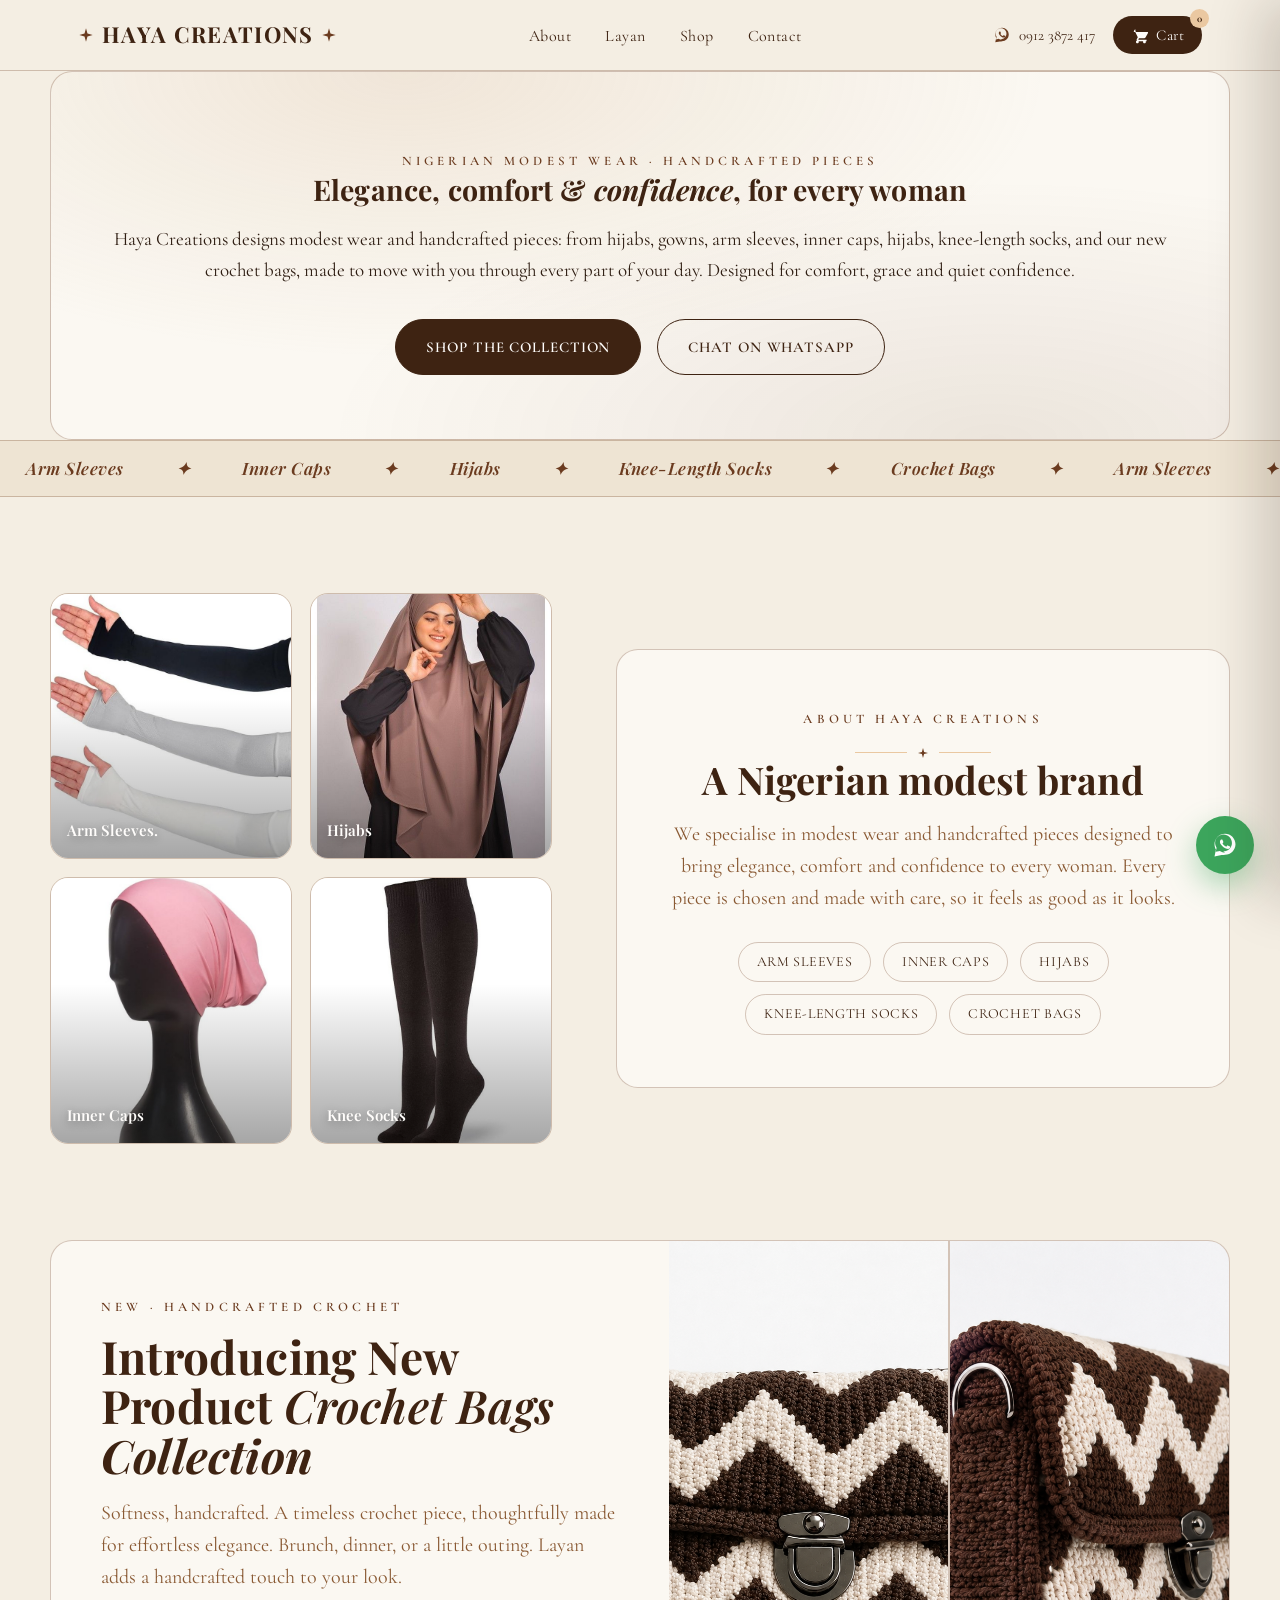
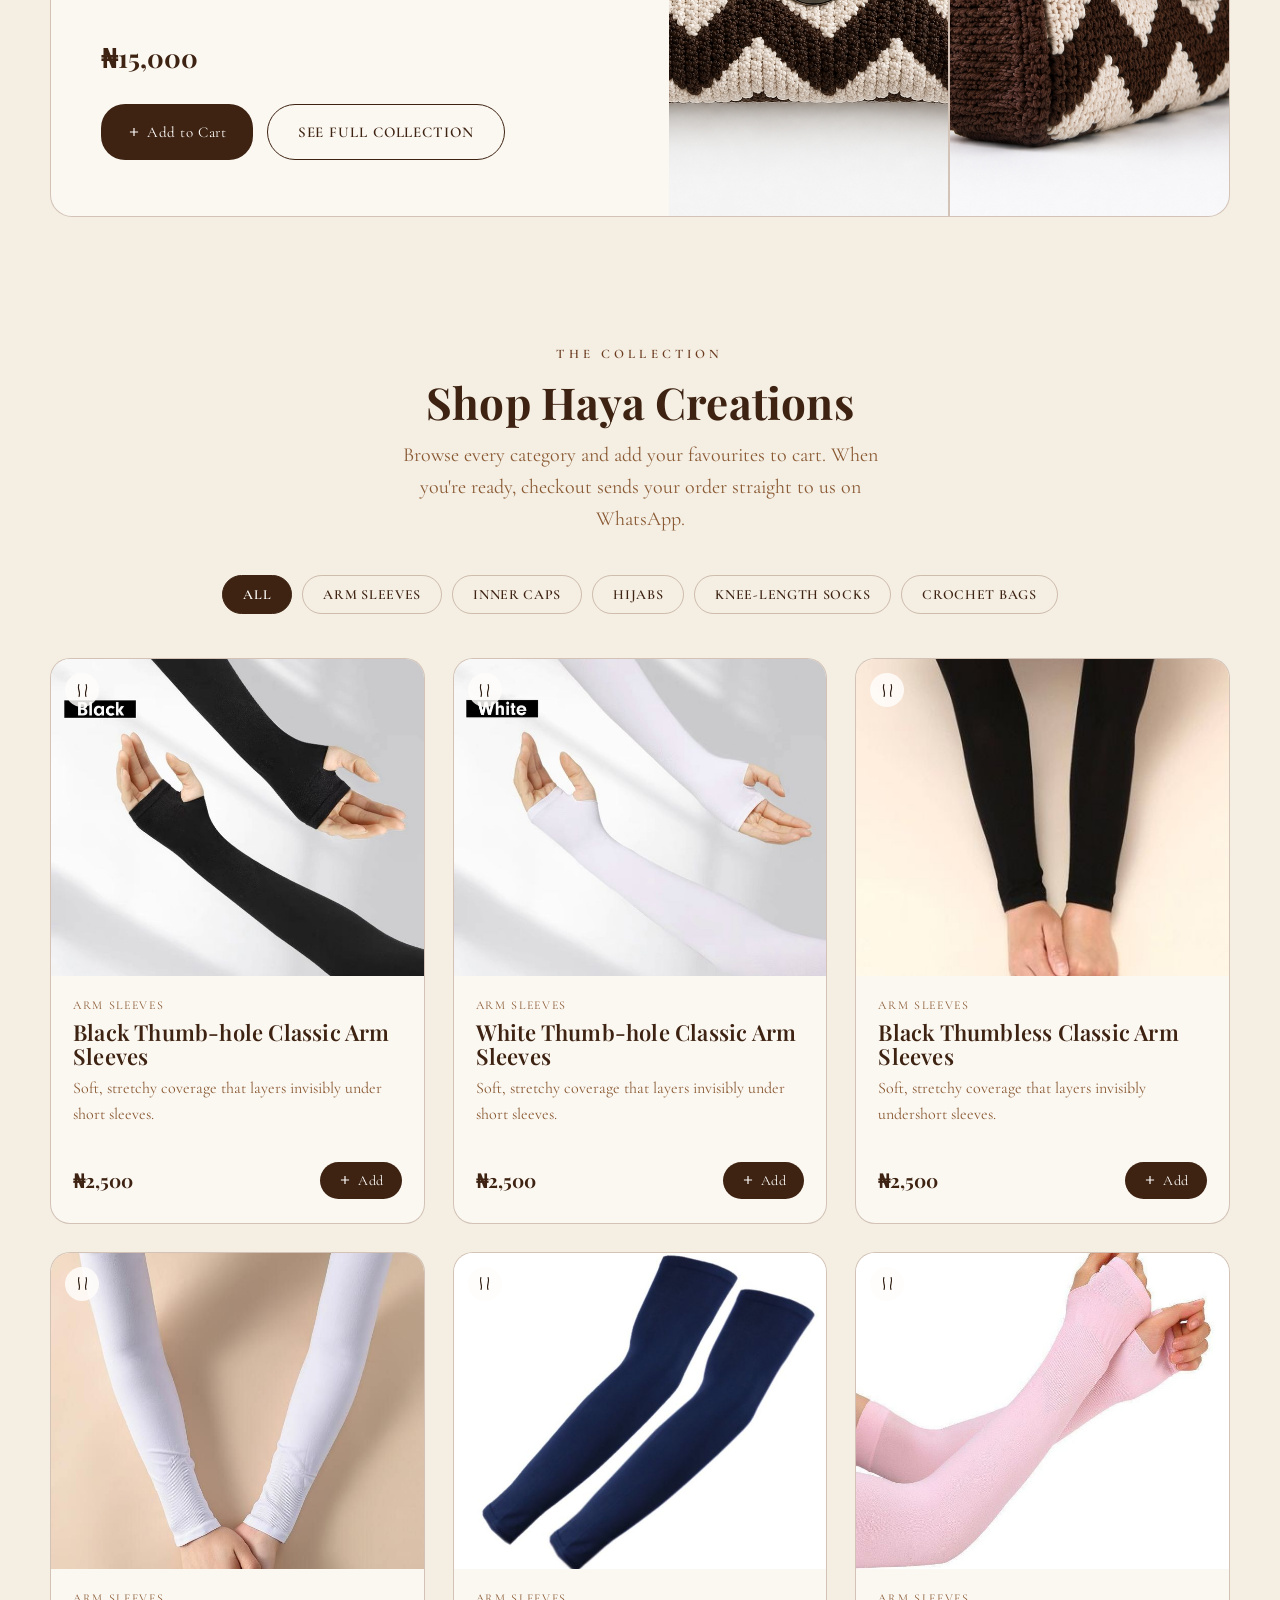
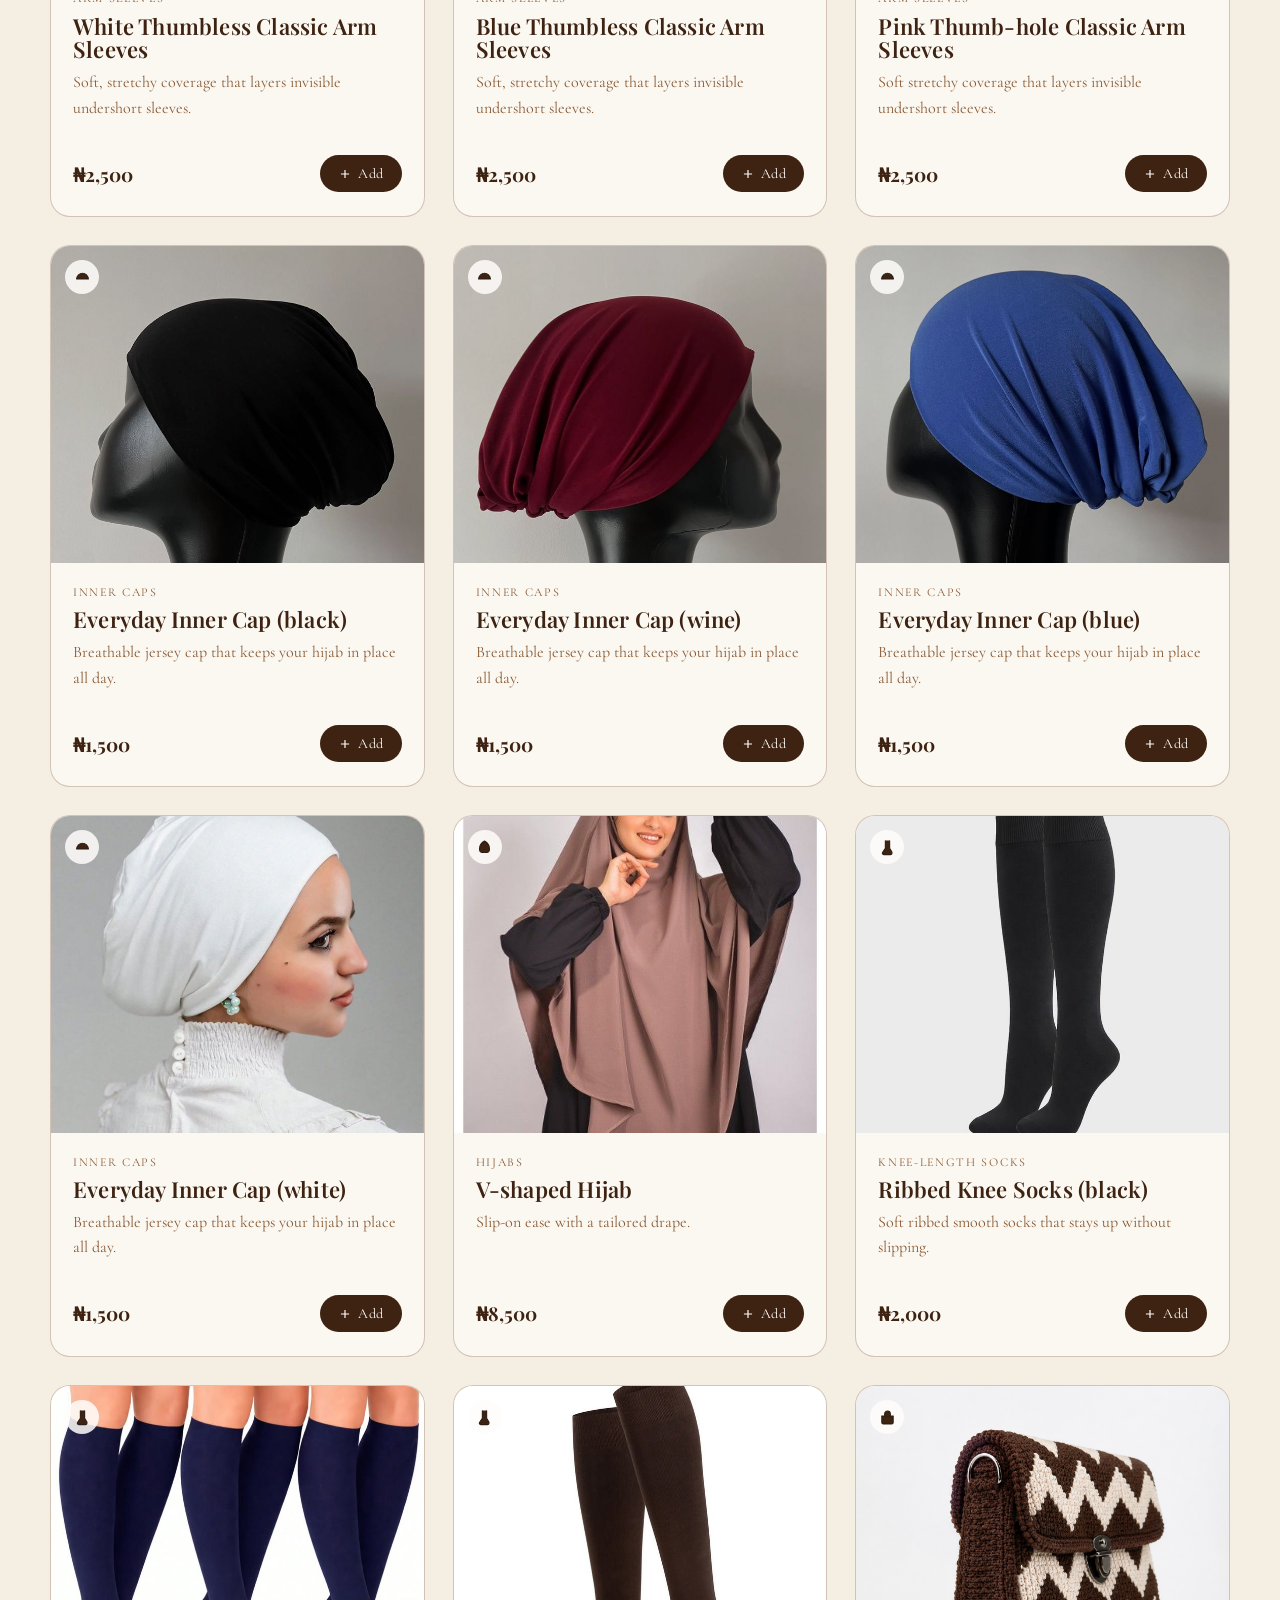
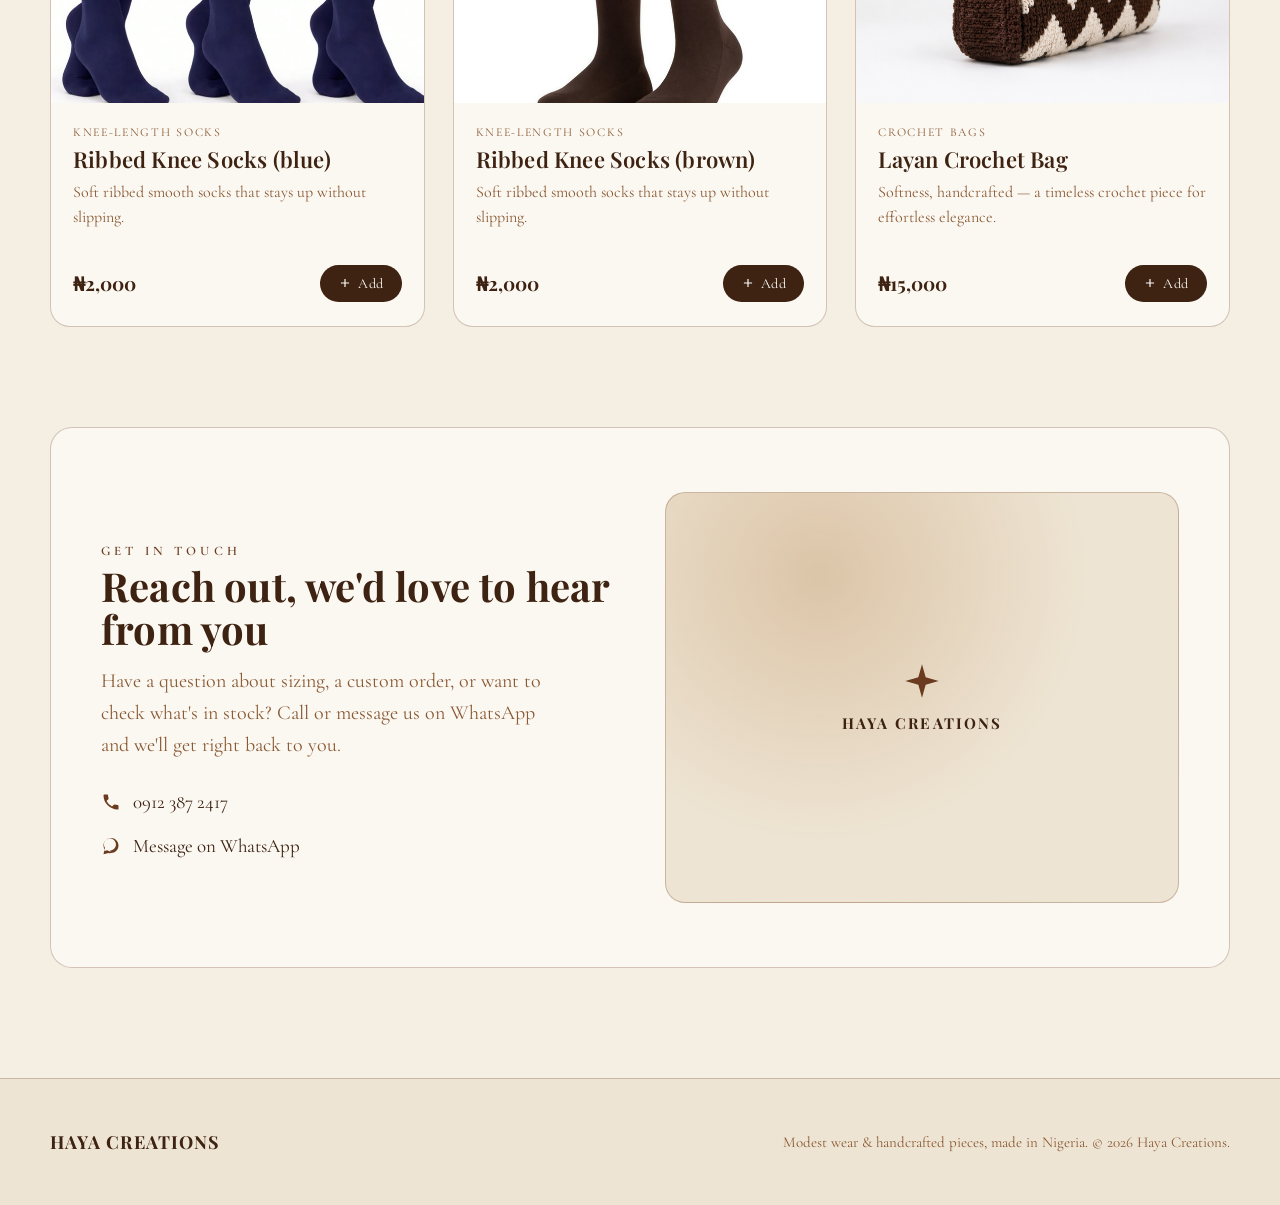
<file: index.html>
<!DOCTYPE html>
<html lang="en">
<head>
<meta charset="UTF-8">
<meta name="viewport" content="width=device-width, initial-scale=1.0">
<title>Haya Creations — Nigerian Modest Wear &amp; Handcrafted Pieces</title>
<meta name="description" content="Haya Creations is a Nigerian modest brand specialising in modest wear and handcrafted pieces — arm sleeves, inner caps, hijabs, knee-length socks and crochet bags.">
<link rel="preconnect" href="https://fonts.googleapis.com">
<link rel="preconnect" href="https://fonts.gstatic.com" crossorigin>
<link href="https://fonts.googleapis.com/css2?family=Playfair+Display:ital,wght@0,500;0,600;0,700;0,900;1,600&family=Cormorant+Garamond:ital,wght@0,400;0,500;0,600;0,700;1,500&display=swap" rel="stylesheet">
<style>
  :root{
    --cream:#F4EEE3;
    --cream-deep:#EEE4D3;
    --card:#FBF8F2;
    --brown-deep:#3E2312;
    --brown:#6B3B1F;
    --brown-soft:#8A5A34;
    --nude:#eac8a1;
    --nude-pale:#E9DAC4;
    --ink:#2E1D12;
    --white:#FFFDFB;
    --line: rgba(107,59,31,0.28);
    --shadow: 0 20px 50px rgba(62,35,18,0.10);
    --radius: 22px;
    --maxw: 1180px;
  }

  *{box-sizing:border-box;}
  html{scroll-behavior:smooth;}
  body{
    margin:0;
    background:var(--cream);
    color:var(--ink);
    font-family:'Cormorant Garamond', serif;
    font-size:19px;
    line-height:1.6;
    -webkit-font-smoothing:antialiased;
  }
  img{max-width:100%;display:block;}
  a{color:inherit;text-decoration:none;}
  ul{list-style:none;margin:0;padding:0;}
  button{font-family:inherit;cursor:pointer;}
  .wrap{max-width:var(--maxw);margin:0 auto;padding:0 28px;}

  h1,h2,h3,.display{
    font-family:'Playfair Display', serif;
    color:var(--brown-deep);
    margin:0;
    line-height:1.08;
    font-weight:700;
    letter-spacing:0.2px;
  }

  .eyebrow{
    font-family:'Cormorant Garamond', serif;
    text-transform:uppercase;
    letter-spacing:0.32em;
    font-size:13px;
    font-weight:600;
    color:var(--brown);
  }

  .sparkle{
    display:inline-block;
    width:0.7em;height:0.7em;
    vertical-align:middle;
  }

  .divider{
    display:flex;
    align-items:center;
    justify-content:center;
    gap:10px;
    margin:14px 0 0;
  }
  .divider .rule{height:1px;width:52px;background:var(--nude);}
  .divider svg{width:12px;height:12px;fill:var(--brown);}

  .frame{
    border:1px solid var(--line);
    border-radius:var(--radius);
    background:var(--card);
    position:relative;
  }

  /* ---------- Header ---------- */
  .site-header{
    position:sticky;top:0;z-index:50;
    background:rgba(244,238,227,0.86);
    backdrop-filter:blur(10px);
    border-bottom:1px solid var(--line);

  }
  .header-inner{
    max-width:var(--maxw);margin:0 auto;padding:16px 28px;
    display:flex;align-items:center;justify-content:space-between;gap:20px;
  }
  .brand{
    display:flex;align-items:center;gap:8px;
    font-family:'Playfair Display', serif;
    font-weight:700;
    font-size:22px;
    letter-spacing:0.06em;
    color:var(--brown-deep);
    white-space:nowrap;
  }
  .brand svg{width:16px;height:16px;fill:var(--brown);}
  .main-nav ul{display:flex;gap:34px;}
  .main-nav a{
    font-size:16px;letter-spacing:0.03em;color:var(--brown-deep);
    position:relative;padding:4px 0;
  }
  .main-nav a::after{
    content:"";position:absolute;left:0;right:0;bottom:-2px;height:1px;
    background:var(--brown);transform:scaleX(0);transform-origin:right;
    transition:transform .3s ease;
  }
  .main-nav a:hover::after{transform:scaleX(1);transform-origin:left;}

  .header-actions{display:flex;align-items:center;gap:18px;}
  .wa-link{
    display:flex;align-items:center;gap:8px;font-size:15px;color:var(--brown-deep);
  }
  .wa-link svg{width:18px;height:18px;fill:var(--brown);}
  .wa-link span.num{white-space:nowrap;}

  .cart-btn{
    position:relative;
    display:flex;align-items:center;gap:8px;
    background:var(--brown-deep);color:var(--white);
    border:none;border-radius:30px;
    padding:10px 18px;font-size:15px;letter-spacing:0.03em;
    transition:background .25s ease;
  }
  .cart-btn:hover{background:var(--brown);}
  .cart-btn svg{width:17px;height:17px;fill:var(--white);}
  .cart-count{
    position:absolute;top:-7px;right:-7px;
    background:var(--nude);color:var(--brown-deep);
    font-size:11px;font-weight:700;font-family:'Cormorant Garamond',serif;
    width:19px;height:19px;border-radius:50%;
    display:flex;align-items:center;justify-content:center;
  }

  .nav-toggle{
    display:none;background:none;border:1px solid var(--line);border-radius:10px;
    width:42px;height:38px;align-items:center;justify-content:center;
  }
  .nav-toggle span, .nav-toggle span::before, .nav-toggle span::after{
    content:"";display:block;width:18px;height:1px;background:var(--brown-deep);position:relative;
  }
  .nav-toggle span::before{position:absolute;top:-6px;}
  .nav-toggle span::after{position:absolute;top:6px;}

  /* ---------- Hero ---------- */
  .hero{padding:64px 28px 40px;}
  .hero-frame{
    max-width:var(--maxw);margin:0 auto;
    padding:72px 40px 64px;
    text-align:center;
    background:
      radial-gradient(ellipse at 30% 0%, rgba(201,166,125,0.22), transparent 55%),
      radial-gradient(ellipse at 80% 100%, rgba(107,59,31,0.10), transparent 50%),
      var(--card);
  }
  .hero .eyebrow{display:block;margin-bottom:18px;}
  .hero h1{
    font-size:clamp(38px, 6vw, 66px);
    max-width:16ch;margin:0 auto;
  }
  .hero h1 em{font-style:italic;font-weight:600;color:var(--brown);}
  .hero p.lede{
    max-width:52ch;margin:22px auto 0;
    font-size:21px;color:var(--brown-soft);
  }
  .hero-ctas{display:flex;gap:16px;justify-content:center;margin-top:34px;flex-wrap:wrap;}
  .btn{
    display:inline-flex;align-items:center;gap:8px;
    padding:15px 30px;border-radius:34px;
    font-size:15px;letter-spacing:0.06em;text-transform:uppercase;font-weight:600;
    border:1px solid var(--brown-deep);
    transition:all .25s ease;
  }
  .btn-primary{background:var(--brown-deep);color:var(--white);}
  .btn-primary:hover{background:var(--brown);border-color:var(--brown);}
  .btn-ghost{background:transparent;color:var(--brown-deep);}
  .btn-ghost:hover{background:var(--brown-deep);color:var(--white);}
  .btn svg{width:15px;height:15px;}

  /* ---------- Marquee ---------- */
  .marquee-wrap{
    overflow:hidden;border-top:1px solid var(--line);border-bottom:1px solid var(--line);
    background:var(--cream-deep);padding:14px 0;
  }
  .marquee-track{
    display:flex;white-space:nowrap;
    animation:scroll 32s linear infinite;
    width:max-content;
  }
  .marquee-track span{
    font-family:'Playfair Display',serif;font-style:italic;font-weight:600;
    font-size:17px;color:var(--brown);padding:0 26px;letter-spacing:0.03em;
  }
  @keyframes scroll{from{transform:translateX(0);}to{transform:translateX(-50%);}}

  /* ---------- About ---------- */
  .about{padding:96px 28px;}
  .about-inner{
    max-width:var(--maxw);margin:0 auto;
    display:grid;grid-template-columns:0.9fr 1.1fr;gap:64px;align-items:center;
  }
  .about-frame{
    padding:52px 44px;text-align:center;
  }
  .about h2{font-size:clamp(28px,3vw,38px);}
  .about-frame p{font-size:20px;color:var(--brown-soft);margin-top:18px;}
  .about-list{
    display:flex;flex-wrap:wrap;gap:12px;justify-content:center;margin-top:28px;
  }
  .about-list li{
    border:1px solid var(--line);border-radius:30px;padding:8px 18px;
    font-size:14px;letter-spacing:0.05em;text-transform:uppercase;color:var(--brown-deep);
  }
  .about-side{
    display:grid;grid-template-columns:1fr 1fr;gap:18px;
  }
  .swatch-block{
    border-radius:18px;aspect-ratio:1/1.1;border:1px solid var(--line);
    display:flex;align-items:flex-end;padding:16px;
    font-family:'Playfair Display',serif;color:var(--white);font-size:15px;font-weight:600;
    position:relative;overflow:hidden;
  }
  .swatch-block span{position:relative;z-index:1;text-shadow:0 2px 10px rgba(0,0,0,0.35);}
  .swatch-block img{position:absolute;inset:0;width:100%;height:100%;object-fit:cover;}
  .swatch-block::after{content:"";position:absolute;inset:0;background:linear-gradient(180deg, transparent 40%, rgba(0,0,0,0.35));}

  /* ---------- Feature: Layan ---------- */
  .feature{padding:0 28px 100px;}
  .feature-frame{
    max-width:var(--maxw);margin:0 auto;overflow:hidden;
    display:grid;grid-template-columns:1.05fr 0.95fr;
  }
  .feature-copy{padding:56px 50px;display:flex;flex-direction:column;justify-content:center;}
  .feature-copy .eyebrow{margin-bottom:14px;}
  .feature-copy h2{font-size:clamp(30px,4vw,46px);}
  .feature-copy h2 .script{font-style:italic;font-weight:600;}
  .feature-copy p{color:var(--brown-soft);font-size:20px;margin-top:16px;}
  .feature-price{
    font-family:'Playfair Display',serif;font-size:26px;color:var(--brown-deep);
    margin-top:24px;font-weight:700; 
  }
  .feature-price .was{
    font-size:16px;color:var(--brown-soft);text-decoration:line-through;font-weight:400;margin-left:10px;
  }
  .feature-actions{margin-top:26px;display:flex;gap:14px;flex-wrap:wrap;}
  .feature-media{
    display:grid;
    grid-template-columns:repeat(auto-fit, minmax(200px, 1fr));
    gap:2px;
    background:var(--line);
  }
  .feature-media img{width:100%;height:100%;object-fit:cover;}

  /* ---------- Shop ---------- */
  .shop{padding:20px 28px 100px;}
  .shop-inner{max-width:var(--maxw);margin:0 auto;}
  .shop-head{text-align:center;margin-bottom:8px;}
  .shop-head h2{font-size:clamp(30px,4vw,44px);margin-top:10px;}
  .shop-head p{color:var(--brown-soft);font-size:20px;max-width:50ch;margin:14px auto 0;}

  .filter-tabs{
    display:flex;gap:10px;justify-content:center;flex-wrap:wrap;
    margin:40px 0 44px;
  }
  .filter-tabs button{
    background:transparent;border:1px solid var(--line);border-radius:30px;
    padding:10px 20px;font-size:14px;letter-spacing:0.05em;text-transform:uppercase;
    color:var(--brown-deep);font-family:'Cormorant Garamond',serif;font-weight:600;
    transition:all .2s ease;
  }
  .filter-tabs button.active, .filter-tabs button:hover{
    background:var(--brown-deep);color:var(--white);border-color:var(--brown-deep);
  }

  .product-grid{
    display:grid;grid-template-columns:repeat(3,1fr);gap:28px;
  }
  .product-card{
    background:var(--card);border:1px solid var(--line);border-radius:20px;
    overflow:hidden;display:flex;flex-direction:column;
    transition:transform .3s ease, box-shadow .3s ease;
  }
  .product-card:hover{transform:translateY(-6px);box-shadow:var(--shadow);}
  .product-media{
    aspect-ratio:1/0.85;position:relative;overflow:hidden;
  }
  .product-media img{width:100%;height:100%;object-fit:cover;}
  .product-media .icon-badge{
    position:absolute;top:14px;left:14px;
    width:34px;height:34px;border-radius:50%;
    background:rgba(255,253,251,0.85);
    display:flex;align-items:center;justify-content:center;
  }
  .product-media .icon-badge svg{width:17px;height:17px;fill:var(--brown-deep);}
  .product-body{padding:20px 22px 24px;display:flex;flex-direction:column;flex:1;}
  .product-cat{font-size:12px;text-transform:uppercase;letter-spacing:0.14em;color:var(--brown-soft);}
  .product-body h3{font-size:22px;margin-top:6px;font-weight:600;}
  .product-body p.desc{font-size:16px;color:var(--brown-soft);margin-top:8px;flex:1;}
  .product-foot{
    display:flex;align-items:center;justify-content:space-between;margin-top:18px;
  }
  .price{font-family:'Playfair Display',serif;font-size:19px;color:var(--brown-deep);font-weight:700;}
  .add-btn{
    background:var(--brown-deep);color:var(--white);border:none;border-radius:24px;
    padding:10px 18px;font-size:14px;letter-spacing:0.04em;
    display:flex;align-items:center;gap:6px;
    transition:background .2s ease, transform .2s ease;
  }
  .add-btn:hover{background:var(--brown);}
  .add-btn.added{background:#4C6B3F;}
  .add-btn svg{width:14px;height:14px;fill:var(--white);}

  /* fabric swatch textures for placeholder categories */
  .swatch{width:100%;height:100%;position:relative;}
  .swatch .mono{
    position:absolute;inset:0;display:flex;align-items:center;justify-content:center;
  }
  .swatch .mono svg{width:64px;height:64px;opacity:0.5;}
  .tex-sleeves{background:repeating-linear-gradient(115deg, #C9A67D, #C9A67D 10px, #B98F62 10px, #B98F62 20px);}
  .tex-caps{background:radial-gradient(circle at 30% 30%, #E9DAC4, #C9A67D 70%);}
  .tex-hijabs{background:linear-gradient(135deg, #E4CBA8, #8A5A34);}
  .tex-socks{background:repeating-linear-gradient(0deg, #8A5A34, #8A5A34 8px, #6B3B1F 8px, #6B3B1F 16px);}
  .swatch .mono svg{stroke:var(--white);}

  /* ---------- Contact ---------- */
  .contact{padding:0 28px 110px;}
  .contact-frame{
    max-width:var(--maxw);margin:0 auto;padding:64px 50px;
    display:grid;grid-template-columns:1fr 1fr;gap:50px;align-items:center;
  }
  .contact h2{font-size:clamp(28px,3.4vw,40px);}
  .contact p{color:var(--brown-soft);font-size:20px;margin-top:14px;max-width:44ch;}
  .contact-links{margin-top:26px;display:flex;flex-direction:column;gap:14px;}
  .contact-links a{
    display:flex;align-items:center;gap:12px;font-size:19px;color:var(--brown-deep);
  }
  .contact-links svg{width:20px;height:20px;fill:var(--brown);flex-shrink:0;}
  .contact-visual{
    border-radius:20px;border:1px solid var(--line);
    background:
      radial-gradient(circle at 30% 20%, rgba(201,166,125,0.5), transparent 55%),
      var(--cream-deep);
    aspect-ratio:1/0.8;display:flex;align-items:center;justify-content:center;
  }
  .contact-visual .mark{
    display:flex;flex-direction:column;align-items:center;gap:10px;
  }
  .contact-visual svg{width:40px;height:40px;fill:var(--brown);}
  .contact-visual span{
    font-family:'Playfair Display',serif;font-weight:700;letter-spacing:0.14em;
    color:var(--brown-deep);font-size:15px;text-transform:uppercase;
  }

  /* ---------- Footer ---------- */
  .site-footer{
    border-top:1px solid var(--line);padding:36px 28px;
    background:var(--cream-deep);
  }
  .footer-inner{
    max-width:var(--maxw);margin:0 auto;
    display:flex;justify-content:space-between;align-items:center;flex-wrap:wrap;gap:14px;
  }
  .footer-inner p{font-size:15px;color:var(--brown-soft);}
  .footer-inner .brand{font-size:18px;}

  /* ---------- Cart Drawer ---------- */
  .cart-overlay{
    position:fixed;inset:0;background:rgba(46,29,18,0.38);
    opacity:0;pointer-events:none;transition:opacity .3s ease;z-index:90;
  }
  .cart-overlay.open{opacity:1;pointer-events:auto;}
  .cart-drawer{
    position:fixed;top:0;right:0;height:100%;width:420px;max-width:92vw;
    background:var(--white);z-index:95;
    box-shadow:-20px 0 50px rgba(46,29,18,0.18);
    transform:translateX(100%);transition:transform .35s cubic-bezier(.4,0,.2,1);
    display:flex;flex-direction:column;
  }
  .cart-drawer.open{transform:translateX(0);}
  .cart-head{
    padding:26px 26px 18px;border-bottom:1px solid var(--line);
    display:flex;align-items:center;justify-content:space-between;
  }
  .cart-head h3{font-size:24px;}
  .cart-close{background:none;border:none;font-size:26px;line-height:1;color:var(--brown-deep);}
  .cart-items{flex:1;overflow-y:auto;padding:10px 26px;}
  .cart-empty{padding:60px 0;text-align:center;color:var(--brown-soft);}
  .cart-empty svg{width:44px;height:44px;fill:var(--nude);margin-bottom:14px;}
  .cart-line{
    display:flex;gap:14px;padding:18px 0;border-bottom:1px solid var(--line);
  }
  .cart-line .thumb{
    width:64px;height:64px;border-radius:12px;overflow:hidden;flex-shrink:0;
    background:var(--nude-pale);
  }
  .cart-line .thumb img{width:100%;height:100%;object-fit:cover;}
  .cart-line-body{flex:1;display:flex;flex-direction:column;}
  .cart-line-body .name{font-family:'Playfair Display',serif;font-size:16px;color:var(--brown-deep);font-weight:600;}
  .cart-line-body .cat{font-size:12px;text-transform:uppercase;letter-spacing:0.08em;color:var(--brown-soft);margin-top:2px;}
  .cart-line-foot{display:flex;align-items:center;justify-content:space-between;margin-top:auto;padding-top:8px;}
  .qty-stepper{display:flex;align-items:center;gap:10px;border:1px solid var(--line);border-radius:20px;padding:4px 10px;}
  .qty-stepper button{background:none;border:none;font-size:16px;color:var(--brown-deep);width:18px;}
  .qty-stepper .n{font-size:15px;min-width:14px;text-align:center;}
  .remove-line{font-size:13px;color:var(--brown-soft);text-decoration:underline;background:none;border:none;}
  .line-price{font-family:'Playfair Display',serif;font-size:15px;color:var(--brown-deep);font-weight:700;}

  .cart-foot{padding:22px 26px 28px;border-top:1px solid var(--line);}
  .cart-subtotal{display:flex;justify-content:space-between;font-size:18px;margin-bottom:16px;}
  .cart-subtotal strong{font-family:'Playfair Display',serif;font-size:22px;color:var(--brown-deep);}
  .checkout-btn{
    width:100%;justify-content:center;background:#3CA55C;border-color:#3CA55C;color:var(--white);
  }
  .checkout-btn:hover{background:#329150;border-color:#329150;}
  .cart-note{font-size:13px;color:var(--brown-soft);margin-top:12px;text-align:center;}

  /* ---------- WhatsApp float ---------- */
  .wa-float{
    position:fixed;bottom:26px;right:26px;z-index:80;
    width:58px;height:58px;border-radius:50%;
    background:#3CA55C;display:flex;align-items:center;justify-content:center;
    box-shadow:0 12px 30px rgba(60,165,92,0.4);
    transition:transform .25s ease;
  }
  .wa-float:hover{transform:scale(1.08);}
  .wa-float svg{width:28px;height:28px;fill:#fff;}

  [data-reveal]{opacity:0;transform:translateY(22px);transition:opacity .7s ease, transform .7s ease;}
  [data-reveal].in{opacity:1;transform:translateY(0);}

  @media (max-width:980px){
    .main-nav, .wa-link span.num{display:none;}
    .nav-toggle{display:flex;}
    .about-inner, .feature-frame, .contact-frame{grid-template-columns:1fr;}
    .feature-media{order:-1;}
    .product-grid{grid-template-columns:repeat(2,1fr);}
    .main-nav.mobile-open{
      display:block;position:absolute;top:100%;left:0;right:0;
      background:var(--cream);border-bottom:1px solid var(--line);padding:20px 28px;
    }
    .main-nav.mobile-open ul{flex-direction:column;gap:18px;}
  }
  @media (max-width:640px){
    body{font-size:17px;}
    .hero{padding:40px 16px 24px;}
    .hero-frame{padding:48px 22px 44px;border-radius:18px;}
    .about,.feature,.shop,.contact{padding-left:16px;padding-right:16px;}
    .about-frame{padding:36px 24px;}
    .feature-copy{padding:38px 26px;}
    .feature-media{grid-template-columns:1fr 1fr;}
    .product-grid{grid-template-columns:1fr 1fr;gap:14px;}
    .product-body{padding:14px 14px 16px;}
    .product-body h3{font-size:18px;}
    .contact-frame{padding:44px 24px;}
    .cart-drawer{width:100%;}
  }
  @media (prefers-reduced-motion: reduce){
    .marquee-track{animation:none;}
    [data-reveal]{opacity:1;transform:none;transition:none;}
    html{scroll-behavior:auto;}
  }
</style>
</head>
<body>

<!-- ============ ICON DEFS (reused inline) ============ -->

<header class="site-header">
  <div class="header-inner">
    <a href="#top" class="brand">
      <svg viewBox="0 0 24 24"><path d="M12 2 L14.2 9.8 L22 12 L14.2 14.2 L12 22 L9.8 14.2 L2 12 L9.8 9.8 Z"/></svg>
      HAYA CREATIONS
      <svg viewBox="0 0 24 24"><path d="M12 2 L14.2 9.8 L22 12 L14.2 14.2 L12 22 L9.8 14.2 L2 12 L9.8 9.8 Z"/></svg>
    </a>
    <nav class="main-nav" id="mainNav">
      <ul>
        <li><a href="#about">About</a></li>
        <li><a href="#layan">Layan</a></li>
        <li><a href="#shop">Shop</a></li>
        <li><a href="#contact">Contact</a></li>
      </ul>
    </nav>
    <div class="header-actions">
      <a class="wa-link" href="https://wa.me/2349123872417" target="_blank" rel="noopener">
        <svg viewBox="0 0 32 32"><path d="M16.02 3C9.4 3 4.02 8.38 4.02 15c0 2.23.6 4.32 1.65 6.12L4 29l8.06-1.62A11.9 11.9 0 0 0 16.02 27C22.64 27 28 21.62 28 15S22.64 3 16.02 3zm0 21.6c-1.98 0-3.83-.55-5.4-1.5l-.39-.23-4.79.96 1-4.66-.25-.4a9.53 9.53 0 0 1-1.5-5.17c0-5.3 4.32-9.6 9.63-9.6 5.3 0 9.6 4.3 9.6 9.6 0 5.3-4.3 9.6-9.9 9.6zm5.27-7.2c-.29-.14-1.7-.84-1.96-.94-.26-.1-.46-.14-.65.15-.19.28-.75.93-.92 1.13-.17.19-.34.21-.63.07-.29-.14-1.2-.44-2.3-1.41-.85-.76-1.42-1.7-1.59-1.98-.17-.29-.02-.44.13-.58.13-.13.29-.34.43-.5.14-.17.19-.29.29-.48.1-.19.05-.36-.02-.5-.07-.14-.65-1.58-.9-2.16-.24-.57-.48-.5-.65-.5-.17-.01-.36-.01-.55-.01-.19 0-.5.07-.76.36-.26.28-1 1-1 2.42 0 1.43 1.03 2.81 1.17 3 .14.19 2.03 3.1 4.92 4.35.69.3 1.22.48 1.64.6.69.22 1.31.19 1.81.12.55-.08 1.7-.7 1.94-1.37.24-.67.24-1.25.17-1.37-.07-.12-.26-.19-.55-.33z"/></svg>
        <span class="num">0912 3872 417</span>
      </a>
      <button class="cart-btn" id="cartBtn">
        <svg viewBox="0 0 24 24"><path d="M7 4h-2l-1 2v1h2l3.6 7.59-1.35 2.44c-.16.28-.25.61-.25.97 0 1.1.9 2 2 2h12v-2h-11.42c-.14 0-.25-.11-.25-.25l.03-.12.9-1.63h7.45c.75 0 1.41-.41 1.75-1.03l3.58-6.49c.08-.14.12-.31.12-.48 0-.55-.45-1-1-1h-16.21l-.94-2zm2 15c-1.1 0-1.99.9-1.99 2s.89 2 1.99 2 2-.9 2-2-.9-2-2-2zm10 0c-1.1 0-1.99.9-1.99 2s.89 2 1.99 2 2-.9 2-2-.9-2-2-2z"/></svg>
        Cart
        <span class="cart-count" id="cartCount">0</span>
      </button>
      <button class="nav-toggle" id="navToggle" aria-label="Menu"><span></span></button>
    </div>
  </div>
</header>

<main>

  <!-- ============ HERO ============ -->
  <section class="hijabis" id="top">
    <div class="hero-frame frame" data-reveal>
      <span class="eyebrow">Nigerian Modest Wear · Handcrafted Pieces</span>
      <h1>Elegance, comfort &amp; <em>confidence</em>, for every woman</h1>
      <p class="lede">Haya Creations designs modest wear and handcrafted pieces: from hijabs, gowns, arm sleeves, inner caps, hijabs, knee-length socks, and our new crochet bags, made to move with you through every part of your day. Designed for comfort, grace and quiet confidence.</p>
      <div class="hero-ctas">
        <a href="#shop" class="btn btn-primary">Shop the Collection</a>
        <a href="https://wa.me/2349123872417" target="_blank" rel="noopener" class="btn btn-ghost">Chat on WhatsApp</a>
      </div>
    </div>
  </section>

  <div class="marquee-wrap">
    <div class="marquee-track">
      <span>Arm Sleeves</span><span>✦</span><span>Inner Caps</span><span>✦</span><span>Hijabs</span><span>✦</span><span>Knee-Length Socks</span><span>✦</span><span>Crochet Bags</span><span>✦</span>
      <span>Arm Sleeves</span><span>✦</span><span>Inner Caps</span><span>✦</span><span>Hijabs</span><span>✦</span><span>Knee-Length Socks</span><span>✦</span><span>Crochet Bags</span><span>✦</span>
    </div>
  </div>

  <!-- ============ ABOUT ============ -->
  <section class="about" id="about">
    <div class="about-inner">
      <div class="about-side" data-reveal>
        <div class="swatch-block"><img src="[data-uri]" alt="Arm sleeves"><span>Arm Sleeves.</span></div>
        <div class="swatch-block"><img src="v shape hijab.jpg" "tex-hijabs"><span>Hijabs</span></div>
        <div class="swatch-block"><img src="[data-uri]" alt="Inner cap"><span>Inner Caps</span></div>
        <div class="swatch-block"><img src="[data-uri]" alt="Knee socks"><span>Knee Socks</span></div>
      </div>
      <div class="about-frame frame" data-reveal>
        <span class="eyebrow">About Haya Creations</span>
        <div class="divider"><span class="rule"></span><svg viewBox="0 0 24 24"><path d="M12 2 L14.2 9.8 L22 12 L14.2 14.2 L12 22 L9.8 14.2 L2 12 L9.8 9.8 Z"/></svg><span class="rule"></span></div>
        <h2>A Nigerian modest brand</h2>
        <p>We specialise in modest wear and handcrafted pieces designed to bring elegance, comfort and confidence to every woman. Every piece is chosen and made with care, so it feels as good as it looks.</p>
        <ul class="about-list">
          <li>Arm Sleeves</li><li>Inner Caps</li><li>Hijabs</li><li>Knee-Length Socks</li><li>Crochet Bags</li>
        </ul>
      </div>
    </div>
  </section>

  <!-- ============ LAYAN FEATURE ============ -->
  <section class="feature" id="layan">
    <div class="feature-frame frame" data-reveal>
      <div class="feature-copy">
        <span class="eyebrow">New · Handcrafted Crochet</span>
        <h2>Introducing New Product <span class="script">Crochet Bags </span><i>Collection</i></h2>
        <p>Softness, handcrafted. A timeless crochet piece, thoughtfully made for effortless elegance. Brunch, dinner, or a little outing. Layan adds a handcrafted touch to your look.</p>
        <div class="feature-price" id="layanPrice">₦15,000</div>
        <div class="feature-actions">
          <button class="add-btn" id="layanAdd" style="padding:14px 26px;font-size:15px;">
            <svg viewBox="0 0 24 24"><path d="M19 13h-6v6h-2v-6H5v-2h6V5h2v6h6z"/></svg>
            Add to Cart
          </button>
          <a href="#shop" class="btn btn-ghost">See full collection</a>
        </div>
      </div>
      <div class="feature-media">
        <img src="bag2.png">
        <img src="bag1.png">
      </div>
    </div>
  </section>

  <!-- ============ SHOP ============ -->
  <section class="shop" id="shop">
    <div class="shop-inner">
      <div class="shop-head" data-reveal>
        <span class="eyebrow">The Collection</span>
        <h2>Shop Haya Creations</h2>
        <p>Browse every category and add your favourites to cart. When you're ready, checkout sends your order straight to us on WhatsApp.</p>
      </div>
      <div class="filter-tabs" id="filterTabs">
        <button class="active" data-filter="all">All</button>
        <button data-filter="Arm Sleeves">Arm Sleeves</button>
        <button data-filter="Inner Caps">Inner Caps</button>
        <button data-filter="Hijabs">Hijabs</button>
        <button data-filter="Knee-Length Socks">Knee-Length Socks</button>
        <button data-filter="Crochet Bags">Crochet Bags</button>
      </div>
      <div class="product-grid" id="productGrid"></div>
    </div>
  </section>

  <!-- ============ CONTACT ============ -->
  <section class="contact" id="contact">
    <div class="contact-frame frame" data-reveal>
      <div>
        <span class="eyebrow">Get in touch</span>
        <h2>Reach out, we'd love to hear from you</h2>
        <p>Have a question about sizing, a custom order, or want to check what's in stock? Call or message us on WhatsApp and we'll get right back to you.</p>
        <div class="contact-links">
          <a href="tel:+2349123872417">
            <svg viewBox="0 0 24 24"><path d="M6.62 10.79a15.05 15.05 0 0 0 6.59 6.59l2.2-2.2a1 1 0 0 1 1.01-.24 11.36 11.36 0 0 0 3.57.57 1 1 0 0 1 1 1V20a1 1 0 0 1-1 1A17 17 0 0 1 3 4a1 1 0 0 1 1-1h3.5a1 1 0 0 1 1 1 11.36 11.36 0 0 0 .57 3.57 1 1 0 0 1-.25 1.01z"/></svg>
            0912 387 2417
          </a>
          <a href="https://wa.me/234912387417" target="_blank" rel="noopener">
            <svg viewBox="0 0 32 32"><path d="M16.02 3C9.4 3 4.02 8.38 4.02 15c0 2.23.6 4.32 1.65 6.12L4 29l8.06-1.62A11.9 11.9 0 0 0 16.02 27C22.64 27 28 21.62 28 15S22.64 3 16.02 3zm0 21.6c-1.98 0-3.83-.55-5.4-1.5l-.39-.23-4.79.96 1-4.66-.25-.4a9.53 9.53 0 0 1-1.5-5.17c0-5.3 4.32-9.6 9.63-9.6 5.3 0 9.6 4.3 9.6 9.6 0 5.3-4.3 9.6-9.9 9.6z"/></svg>
            Message on WhatsApp
          </a>
        </div>
      </div>
      <div class="contact-visual">
        <div class="mark">
          <svg viewBox="0 0 24 24"><path d="M12 2 L14.2 9.8 L22 12 L14.2 14.2 L12 22 L9.8 14.2 L2 12 L9.8 9.8 Z"/></svg>
          <span>Haya Creations</span>
        </div>
      </div>
    </div>
  </section>

</main>

<footer class="site-footer">
  <div class="footer-inner">
    <span class="brand" style="font-family:'Playfair Display',serif;color:var(--brown-deep);">HAYA CREATIONS</span>
    <p>Modest wear &amp; handcrafted pieces, made in Nigeria. © <span id="year"></span> Haya Creations.</p>
  </div>
</footer>

<!-- ============ CART DRAWER ============ -->
<div class="cart-overlay" id="cartOverlay"></div>
<aside class="cart-drawer" id="cartDrawer" aria-label="Shopping cart">
  <div class="cart-head">
    <h3>Your Cart</h3>
    <button class="cart-close" id="cartClose">&times;</button>
  </div>
  <div class="cart-items" id="cartItems"></div>
  <div class="cart-foot">
    <div class="cart-subtotal"><span>Subtotal</span><strong id="cartSubtotal">₦0</strong></div>
    <button class="btn checkout-btn" id="checkoutBtn">
      <svg viewBox="0 0 32 32"><path d="M16.02 3C9.4 3 4.02 8.38 4.02 15c0 2.23.6 4.32 1.65 6.12L4 29l8.06-1.62A11.9 11.9 0 0 0 16.02 27C22.64 27 28 21.62 28 15S22.64 3 16.02 3z"/></svg>
      Checkout on WhatsApp
    </button>
    <p class="cart-note">You'll review your order and confirm payment directly with us on WhatsApp.</p>
  </div>
</aside>

<a class="wa-float" href="https://wa.me/2349123872417" target="_blank" rel="noopener" aria-label="Chat on WhatsApp">
  <svg viewBox="0 0 32 32"><path d="M16.02 3C9.4 3 4.02 8.38 4.02 15c0 2.23.6 4.32 1.65 6.12L4 29l8.06-1.62A11.9 11.9 0 0 0 16.02 27C22.64 27 28 21.62 28 15S22.64 3 16.02 3zm0 21.6c-1.98 0-3.83-.55-5.4-1.5l-.39-.23-4.79.96 1-4.66-.25-.4a9.53 9.53 0 0 1-1.5-5.17c0-5.3 4.32-9.6 9.63-9.6 5.3 0 9.6 4.3 9.6 9.6 0 5.3-4.3 9.6-9.9 9.6zm5.27-7.2c-.29-.14-1.7-.84-1.96-.94-.26-.1-.46-.14-.65.15-.19.28-.75.93-.92 1.13-.17.19-.34.21-.63.07-.29-.14-1.2-.44-2.3-1.41-.85-.76-1.42-1.7-1.59-1.98-.17-.29-.02-.44.13-.58.13-.13.29-.34.43-.5.14-.17.19-.29.29-.48.1-.19.05-.36-.02-.5-.07-.14-.65-1.58-.9-2.16-.24-.57-.48-.5-.65-.5-.17-.01-.36-.01-.55-.01-.19 0-.5.07-.76.36-.26.28-1 1-1 2.42 0 1.43 1.03 2.81 1.17 3 .14.19 2.03 3.1 4.92 4.35.69.3 1.22.48 1.64.6.69.22 1.31.19 1.81.12.55-.08 1.7-.7 1.94-1.37.24-.67.24-1.25.17-1.37-.07-.12-.26-.19-.55-.33z"/></svg>
</a>

<script>
/* =========================================================
   HAYA CREATIONS — site data & cart logic
   EDIT PRICES / PRODUCTS BELOW — amounts are in Nigerian Naira (₦)
   and are placeholders. Update "price" values to your real prices.
   ========================================================= */
const WHATSAPP_NUMBER = "2349123872417"; // 0912 387 2417

const CATEGORY_ICONS = {
  "Arm Sleeves": '<svg viewBox="0 0 24 24" fill="none" stroke="currentColor" stroke-width="1.6"><path d="M7 3c-1 3-1 6 0 9s1 6 0 9M17 3c1 3 1 6 0 9s-1 6 0 9"/></svg>',
  "Inner Caps": '<svg viewBox="0 0 24 24" fill="none" stroke="currentColor" stroke-width="1.6"><path d="M4 14a8 8 0 0 1 16 0" /><path d="M3 14h18" /></svg>',
  "Hijabs": '<svg viewBox="0 0 24 24" fill="none" stroke="currentColor" stroke-width="1.6"><path d="M12 3c-4 2-7 6-7 11 0 3 2 5 4 5h6c2 0 4-2 4-5 0-5-3-9-7-11Z"/></svg>',
  "Knee-Length Socks": '<svg viewBox="0 0 24 24" fill="none" stroke="currentColor" stroke-width="1.6"><path d="M9 2v11l-4 6c-1 2 1 3 2 3h9c2 0 3-2 2-4l-3-5V2"/></svg>',
  "Crochet Bags": '<svg viewBox="0 0 24 24" fill="none" stroke="currentColor" stroke-width="1.6"><path d="M4 10h16v9a2 2 0 0 1-2 2H6a2 2 0 0 1-2-2v-9Z"/><path d="M8 10V7a4 4 0 0 1 8 0v3"/></svg>'
};

const PRODUCTS = [
  { id:"sleeve-classic", name:"Black Thumb-hole Classic Arm Sleeves", category:"Arm Sleeves", price:2500, desc:"Soft, stretchy coverage that layers invisibly under short sleeves.", swatch:"tex-sleeves", image:"BLACK THUMB HOLE SLEEVE.jpg" },
  { id:"sleeve-classic", name:"White Thumb-hole Classic Arm Sleeves", category:"Arm Sleeves", price:2500, desc:"Soft, stretchy coverage that layers invisibly under short sleeves.", swatch:"tex-sleeves", image:"white thumb hole sleeve.jpg" },
  { id:"sleeve-classic", name:"Black Thumbless Classic Arm Sleeves", category:"Arm Sleeves", price:2500, desc:"Soft, stretchy coverage that layers invisibly undershort sleeves.", swatch:"tex-sleeves", image:"black thumbless sleeve.jpg" },
  { id:"sleeve-classic", name:"White Thumbless Classic Arm Sleeves", category:"Arm Sleeves", price:2500, desc:"Soft, stretchy coverage that layers invisible undershort sleeves.", swatch:"tex-sleeves", image:"white thumbless.jpg" },
  { id:"sleeve-classic", name:"Blue Thumbless Classic Arm Sleeves", category:"Arm Sleeves", price:2500, desc:"Soft, stretchy coverage that layers invisible undershort sleeves.", swatch:"tex-sleeves", image:"blue sleeve.jpg"},
  { id:"sleeve-classic", name:"Pink Thumb-hole Classic Arm Sleeves", category:"Arm Sleeves", price:2500, desc:"Soft stretchy coverage that layers invisible undershort sleeves.", swatch:"tex-sleeves", image:"pink sleeve.jpg"},
  { id:"cap-everyday", name:"Everyday Inner Cap (black)", category:"Inner Caps", price:1500, desc:"Breathable jersey cap that keeps your hijab in place all day.", swatch:"tex-caps", image:"black inner cap.jpg" },
  { id:"cap-everyday", name:"Everyday Inner Cap (wine)", category:"Inner Caps", price:1500, desc:"Breathable jersey cap that keeps your hijab in place all day.", swatch:"tex-caps", image:"wine cap.jpg" },
  { id:"cap-everyday", name:"Everyday Inner Cap (blue)", category:"Inner Caps", price:1500, desc:"Breathable jersey cap that keeps your hijab in place all day.", swatch:"tex-caps", image:"blue inner cap.jpg" },
  { id:"cap-everyday", name:"Everyday Inner Cap (white)", category:"Inner Caps", price:1500, desc:"Breathable jersey cap that keeps your hijab in place all day.", swatch:"tex-caps", image:"white cap.jpg" },
  { id:"hijab-instant", name:"V-shaped Hijab", category:"Hijabs", price:8500, desc:"Slip-on ease with a tailored drape.", swatch:"tex-hijabs", image:"v shape hijab.jpg" },
  { id:"sock-ribbed", name:"Ribbed Knee Socks (black)", category:"Knee-Length Socks", price:2000, desc:"Soft ribbed smooth socks that stays up without slipping.", swatch:"tex-socks", image:"black socks.jpg" },
  { id:"sock-ribbed", name:"Ribbed Knee Socks (blue)", category:"Knee-Length Socks", price:2000, desc:"Soft ribbed smooth socks that stays up without slipping.", swatch:"tex-socks", image:"blue socks.jpg" },
  { id:"sock-ribbed", name:"Ribbed Knee Socks (brown)", category:"Knee-Length Socks", price:2000, desc:"Soft ribbed smooth socks that stays up without slipping.", swatch:"tex-socks", image:"brown socks.jpg"},
  { id:"bag-layan", name:"Layan Crochet Bag", category:"Crochet Bags", price: 15000, desc:"Softness, handcrafted — a timeless crochet piece for effortless elegance.", image:"bag1.png"}
];

/* ---------------- Cart state (in-memory for this visit) ---------------- */
const cart = {};

function money(n){ return "₦" + n.toLocaleString("en-NG"); }

function addToCart(id){
  cart[id] = (cart[id] || 0) + 1;
  renderCart();
  pulseCartBtn();
}
function changeQty(id, delta){
  if(!cart[id]) return;
  cart[id] += delta;
  if(cart[id] <= 0) delete cart[id];
  renderCart();
}
function removeFromCart(id){
  delete cart[id];
  renderCart();
}
function cartCount(){
  return Object.values(cart).reduce((a,b)=>a+b,0);
}
function cartSubtotal(){
  return Object.entries(cart).reduce((sum,[id,qty])=>{
    const p = PRODUCTS.find(p=>p.id===id);
    return sum + (p ? p.price*qty : 0);
  },0);
}
function pulseCartBtn(){
  const btn = document.getElementById("cartBtn");
  btn.style.transform = "scale(1.06)";
  setTimeout(()=>btn.style.transform = "scale(1)", 160);
}

function renderCart(){
  document.getElementById("cartCount").textContent = cartCount();
  document.getElementById("cartSubtotal").textContent = money(cartSubtotal());

  const wrap = document.getElementById("cartItems");
  const entries = Object.entries(cart);
  if(entries.length === 0){
    wrap.innerHTML = `<div class="cart-empty">
      <svg viewBox="0 0 24 24"><path d="M7 4h-2l-1 2v1h2l3.6 7.59-1.35 2.44c-.16.28-.25.61-.25.97 0 1.1.9 2 2 2h12v-2h-11.42l.9-1.63h7.45c.75 0 1.41-.41 1.75-1.03l3.58-6.49c.08-.14.12-.31.12-.48 0-.55-.45-1-1-1h-16.21l-.94-2z"/></svg>
      <div>Your cart is empty.<br>Add a few pieces you love.</div>
    </div>`;
    return;
  }
  wrap.innerHTML = entries.map(([id,qty])=>{
    const p = PRODUCTS.find(p=>p.id===id);
    if(!p) return "";
    const thumb = p.image
      ? `<img src="${p.image}" alt="${p.name}">`
      : `<div class="swatch ${p.swatch}"></div>`;
    return `
      <div class="cart-line">
        <div class="thumb">${thumb}</div>
        <div class="cart-line-body">
          <div class="name">${p.name}</div>
          <div class="cat">${p.category}</div>
          <div class="cart-line-foot">
            <div class="qty-stepper">
              <button onclick="changeQty('${id}',-1)" aria-label="Decrease quantity">−</button>
              <span class="n">${qty}</span>
              <button onclick="changeQty('${id}',1)" aria-label="Increase quantity">+</button>
            </div>
            <div class="line-price">${money(p.price*qty)}</div>
          </div>
        </div>
      </div>`;
  }).join("");
}

function buildWhatsAppMessage(){
  const lines = Object.entries(cart).map(([id,qty])=>{
    const p = PRODUCTS.find(p=>p.id===id);
    return `• ${qty} x ${p.name} — ${money(p.price*qty)}`;
  });
  const msg = `Hi Haya Creations! I'd like to order:\n${lines.join("\n")}\n\nTotal: ${money(cartSubtotal())}\n\nMy name:\nMy delivery address:`;
  return `https://wa.me/${WHATSAPP_NUMBER}?text=${encodeURIComponent(msg)}`;
}

/* ---------------- Render product grid ---------------- */
function renderProducts(filter){
  const grid = document.getElementById("productGrid");
  const list = filter === "all" ? PRODUCTS : PRODUCTS.filter(p=>p.category===filter);
  grid.innerHTML = list.map(p=>{
    const media = p.image
      ? `<img src="${p.image}" alt="${p.name}">`
      : `<div class="swatch ${p.swatch}"><div class="mono">${CATEGORY_ICONS[p.category]}</div></div>`;
    return `
    <div class="product-card">
      <div class="product-media">
        ${media}
        <div class="icon-badge">${CATEGORY_ICONS[p.category]}</div>
      </div>
      <div class="product-body">
        <div class="product-cat">${p.category}</div>
        <h3>${p.name}</h3>
        <p class="desc">${p.desc}</p>
        <div class="product-foot">
          <span class="price">${money(p.price)}</span>
          <button class="add-btn" data-id="${p.id}">
            <svg viewBox="0 0 24 24"><path d="M19 13h-6v6h-2v-6H5v-2h6V5h2v6h6z"/></svg>
            Add
          </button>
        </div>
      </div>
    </div>`;
  }).join("");

  grid.querySelectorAll(".add-btn").forEach(btn=>{
    btn.addEventListener("click", ()=>{
      addToCart(btn.dataset.id);
      btn.classList.add("added");
      btn.innerHTML = `<svg viewBox="0 0 24 24"><path d="M9 16.2 4.8 12l-1.4 1.4L9 19 21 7l-1.4-1.4z"/></svg> Added`;
      setTimeout(()=>{
        btn.classList.remove("added");
        btn.innerHTML = `<svg viewBox="0 0 24 24"><path d="M19 13h-6v6h-2v-6H5v-2h6V5h2v6h6z"/></svg> Add`;
      }, 1200);
    });
  });
}

/* ---------------- Wire up events ---------------- */
document.getElementById("filterTabs").addEventListener("click", e=>{
  const btn = e.target.closest("button");
  if(!btn) return;
  document.querySelectorAll(".filter-tabs button").forEach(b=>b.classList.remove("active"));
  btn.classList.add("active");
  renderProducts(btn.dataset.filter);
});

document.getElementById("layanAdd").addEventListener("click", ()=>{
  addToCart("bag-layan");
  const btn = document.getElementById("layanAdd");
  const original = btn.innerHTML;
  btn.innerHTML = `<svg viewBox="0 0 24 24"><path d="M9 16.2 4.8 12l-1.4 1.4L9 19 21 7l-1.4-1.4z"/></svg> Added`;
  setTimeout(()=>btn.innerHTML = original, 1200);
});

const cartDrawer = document.getElementById("cartDrawer");
const cartOverlay = document.getElementById("cartOverlay");
function openCart(){ cartDrawer.classList.add("open"); cartOverlay.classList.add("open"); }
function closeCart(){ cartDrawer.classList.remove("open"); cartOverlay.classList.remove("open"); }
document.getElementById("cartBtn").addEventListener("click", openCart);
document.getElementById("cartClose").addEventListener("click", closeCart);
cartOverlay.addEventListener("click", closeCart);

document.getElementById("checkoutBtn").addEventListener("click", ()=>{
  if(cartCount() === 0){
    alert("Your cart is empty — add a few pieces first.");
    return;
  }
  window.open(buildWhatsAppMessage(), "_blank");
});

const navToggle = document.getElementById("navToggle");
const mainNav = document.getElementById("mainNav");
navToggle.addEventListener("click", ()=> mainNav.classList.toggle("mobile-open"));
mainNav.addEventListener("click", e=>{ if(e.target.tagName==="A") mainNav.classList.remove("mobile-open"); });

document.getElementById("year").textContent = new Date().getFullYear();

/* Scroll reveal */
const revealEls = document.querySelectorAll("[data-reveal]");
const io = new IntersectionObserver((entries)=>{
  entries.forEach(en=>{ if(en.isIntersecting){ en.target.classList.add("in"); io.unobserve(en.target); } });
},{threshold:0.12});
revealEls.forEach(el=>io.observe(el));

/* Init */
renderProducts("all");
renderCart();
</script>
</body>
</html>
</file>
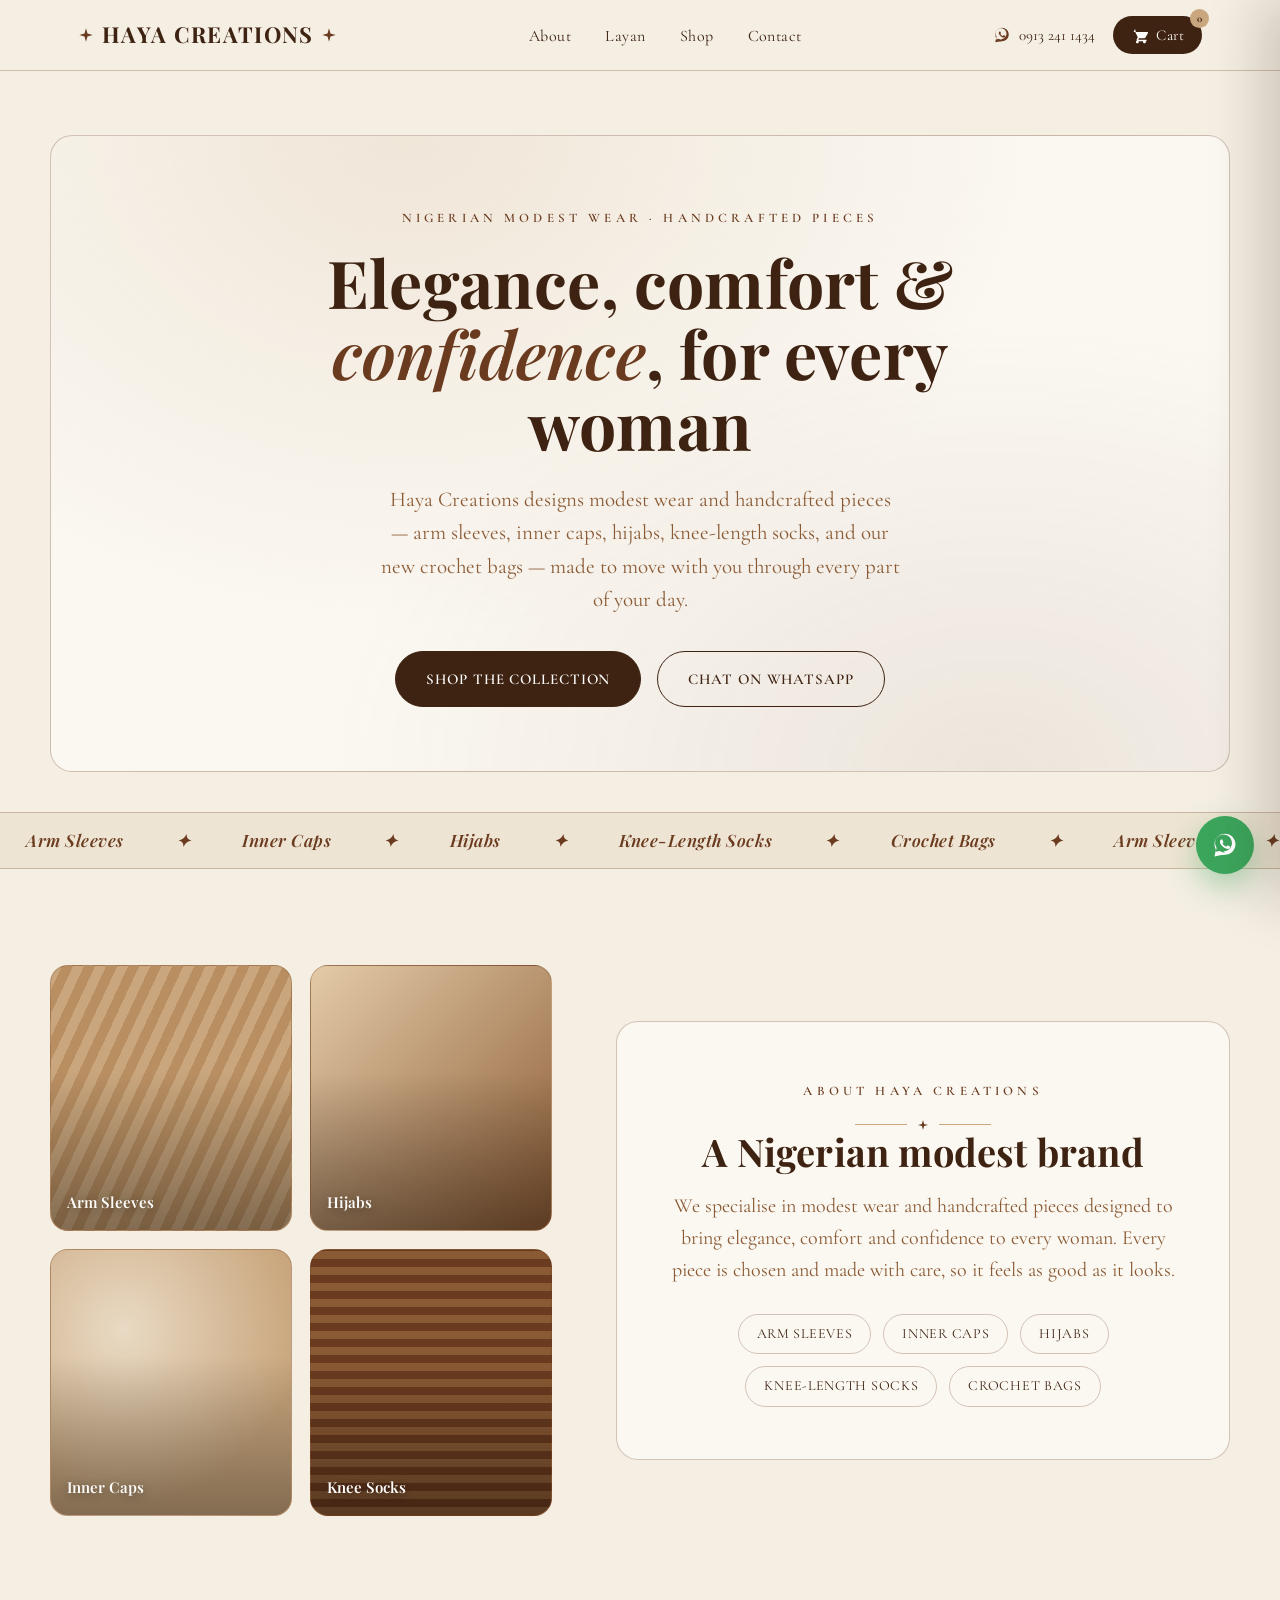
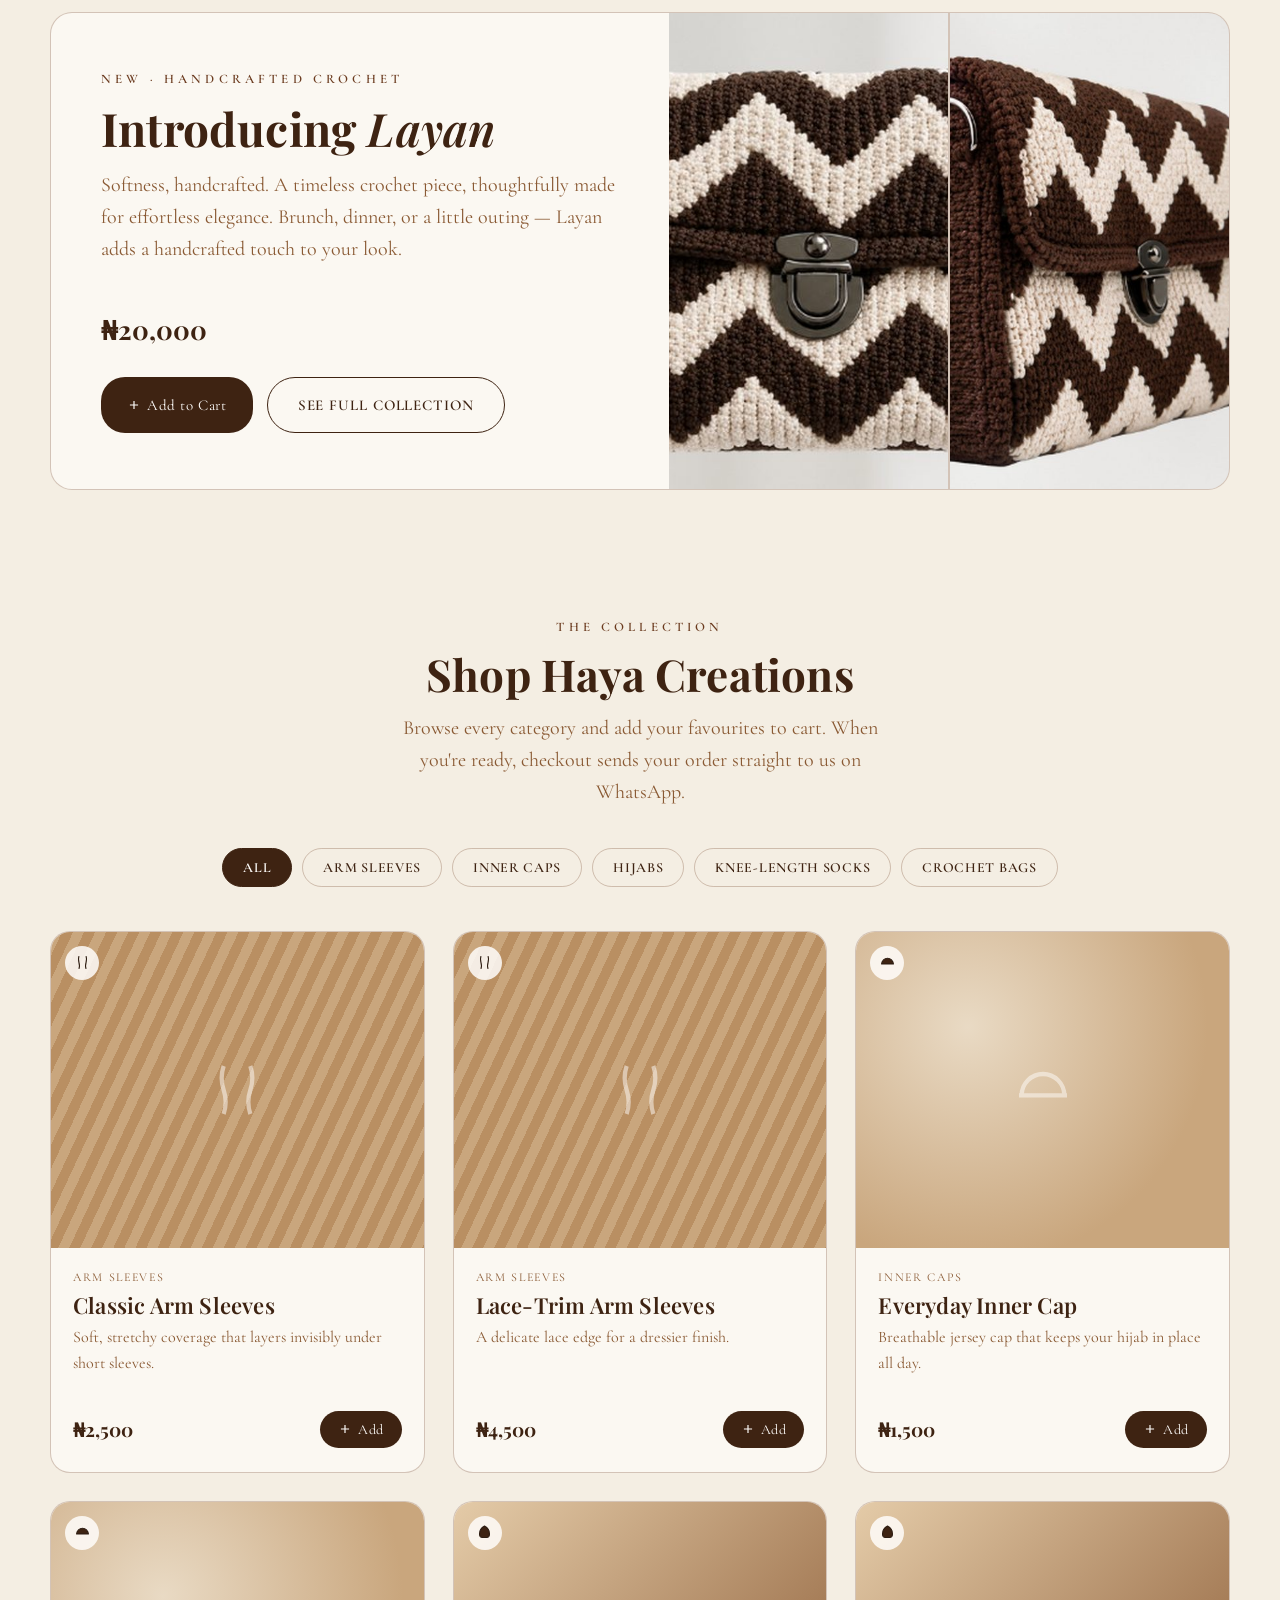
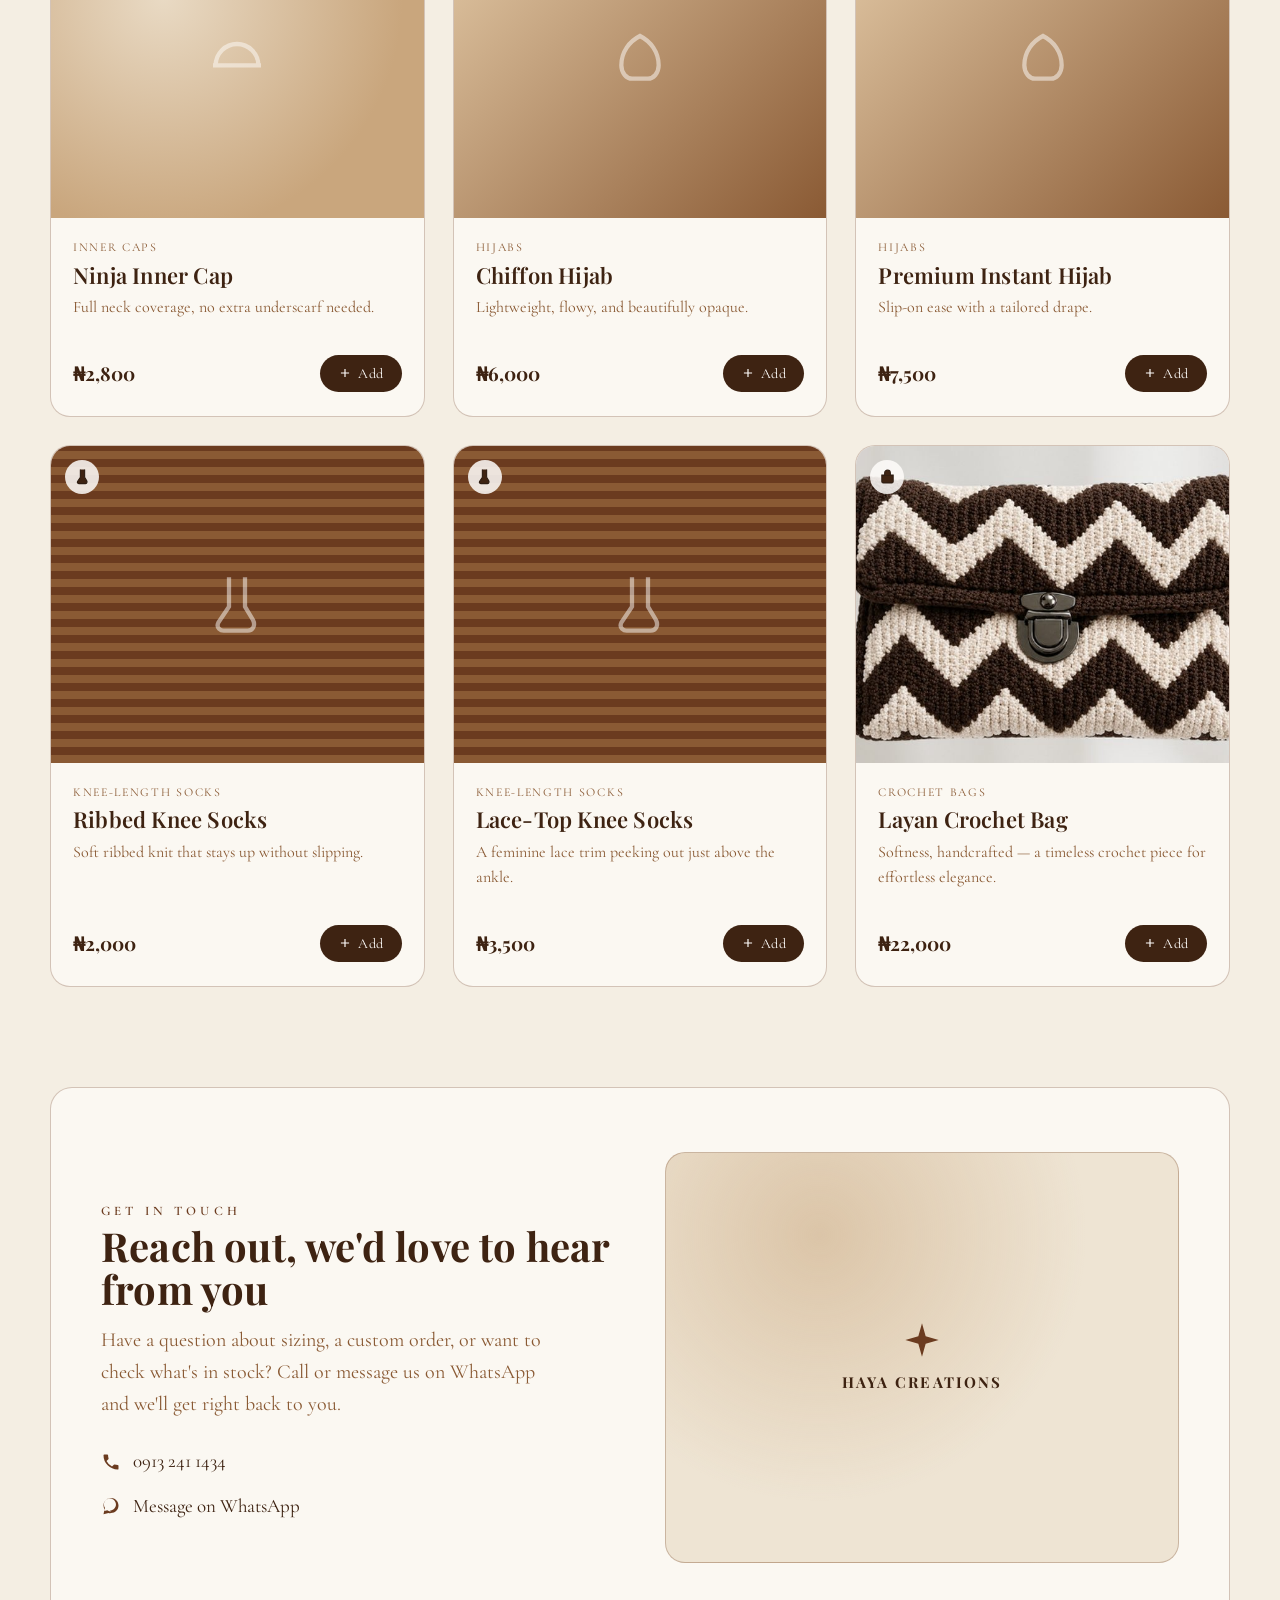
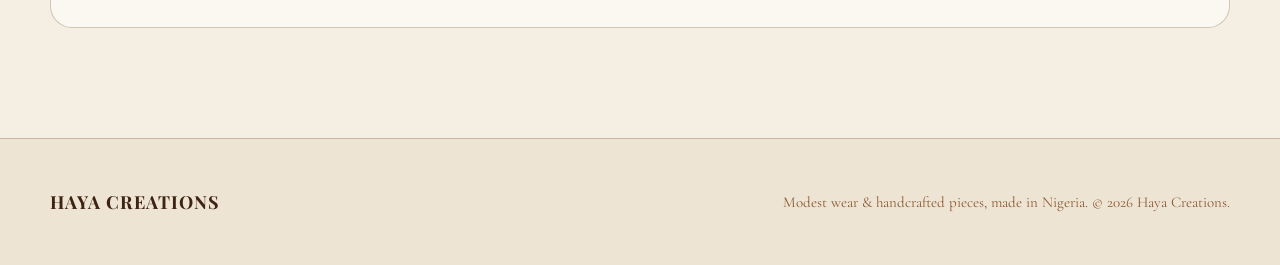
<file: haya creations/index.html>
<!DOCTYPE html>
<html lang="en">
<head>
<meta charset="UTF-8">
<meta name="viewport" content="width=device-width, initial-scale=1.0">
<title>Haya Creations — Nigerian Modest Wear &amp; Handcrafted Pieces</title>
<meta name="description" content="Haya Creations is a Nigerian modest brand specialising in modest wear and handcrafted pieces — arm sleeves, inner caps, hijabs, knee-length socks and crochet bags.">
<link rel="preconnect" href="https://fonts.googleapis.com">
<link rel="preconnect" href="https://fonts.gstatic.com" crossorigin>
<link href="https://fonts.googleapis.com/css2?family=Playfair+Display:ital,wght@0,500;0,600;0,700;0,900;1,600&family=Cormorant+Garamond:ital,wght@0,400;0,500;0,600;0,700;1,500&display=swap" rel="stylesheet">
<style>
  :root{
    --cream:#F4EEE3;
    --cream-deep:#EEE4D3;
    --card:#FBF8F2;
    --brown-deep:#3E2312;
    --brown:#6B3B1F;
    --brown-soft:#8A5A34;
    --nude:#C9A67D;
    --nude-pale:#E9DAC4;
    --ink:#2E1D12;
    --white:#FFFDFB;
    --line: rgba(107,59,31,0.28);
    --shadow: 0 20px 50px rgba(62,35,18,0.10);
    --radius: 22px;
    --maxw: 1180px;
  }

  *{box-sizing:border-box;}
  html{scroll-behavior:smooth;}
  body{
    margin:0;
    background:var(--cream);
    color:var(--ink);
    font-family:'Cormorant Garamond', serif;
    font-size:19px;
    line-height:1.6;
    -webkit-font-smoothing:antialiased;
  }
  img{max-width:100%;display:block;}
  a{color:inherit;text-decoration:none;}
  ul{list-style:none;margin:0;padding:0;}
  button{font-family:inherit;cursor:pointer;}
  .wrap{max-width:var(--maxw);margin:0 auto;padding:0 28px;}

  h1,h2,h3,.display{
    font-family:'Playfair Display', serif;
    color:var(--brown-deep);
    margin:0;
    line-height:1.08;
    font-weight:700;
    letter-spacing:0.2px;
  }

  .eyebrow{
    font-family:'Cormorant Garamond', serif;
    text-transform:uppercase;
    letter-spacing:0.32em;
    font-size:13px;
    font-weight:600;
    color:var(--brown);
  }

  .sparkle{
    display:inline-block;
    width:0.7em;height:0.7em;
    vertical-align:middle;
  }

  .divider{
    display:flex;
    align-items:center;
    justify-content:center;
    gap:10px;
    margin:14px 0 0;
  }
  .divider .rule{height:1px;width:52px;background:var(--nude);}
  .divider svg{width:12px;height:12px;fill:var(--brown);}

  .frame{
    border:1px solid var(--line);
    border-radius:var(--radius);
    background:var(--card);
    position:relative;
  }

  /* ---------- Header ---------- */
  .site-header{
    position:sticky;top:0;z-index:50;
    background:rgba(244,238,227,0.86);
    backdrop-filter:blur(10px);
    border-bottom:1px solid var(--line);
  }
  .header-inner{
    max-width:var(--maxw);margin:0 auto;padding:16px 28px;
    display:flex;align-items:center;justify-content:space-between;gap:20px;
  }
  .brand{
    display:flex;align-items:center;gap:8px;
    font-family:'Playfair Display', serif;
    font-weight:700;
    font-size:22px;
    letter-spacing:0.06em;
    color:var(--brown-deep);
    white-space:nowrap;
  }
  .brand svg{width:16px;height:16px;fill:var(--brown);}
  .main-nav ul{display:flex;gap:34px;}
  .main-nav a{
    font-size:16px;letter-spacing:0.03em;color:var(--brown-deep);
    position:relative;padding:4px 0;
  }
  .main-nav a::after{
    content:"";position:absolute;left:0;right:0;bottom:-2px;height:1px;
    background:var(--brown);transform:scaleX(0);transform-origin:right;
    transition:transform .3s ease;
  }
  .main-nav a:hover::after{transform:scaleX(1);transform-origin:left;}

  .header-actions{display:flex;align-items:center;gap:18px;}
  .wa-link{
    display:flex;align-items:center;gap:8px;font-size:15px;color:var(--brown-deep);
  }
  .wa-link svg{width:18px;height:18px;fill:var(--brown);}
  .wa-link span.num{white-space:nowrap;}

  .cart-btn{
    position:relative;
    display:flex;align-items:center;gap:8px;
    background:var(--brown-deep);color:var(--white);
    border:none;border-radius:30px;
    padding:10px 18px;font-size:15px;letter-spacing:0.03em;
    transition:background .25s ease;
  }
  .cart-btn:hover{background:var(--brown);}
  .cart-btn svg{width:17px;height:17px;fill:var(--white);}
  .cart-count{
    position:absolute;top:-7px;right:-7px;
    background:var(--nude);color:var(--brown-deep);
    font-size:11px;font-weight:700;font-family:'Cormorant Garamond',serif;
    width:19px;height:19px;border-radius:50%;
    display:flex;align-items:center;justify-content:center;
  }

  .nav-toggle{
    display:none;background:none;border:1px solid var(--line);border-radius:10px;
    width:42px;height:38px;align-items:center;justify-content:center;
  }
  .nav-toggle span, .nav-toggle span::before, .nav-toggle span::after{
    content:"";display:block;width:18px;height:1px;background:var(--brown-deep);position:relative;
  }
  .nav-toggle span::before{position:absolute;top:-6px;}
  .nav-toggle span::after{position:absolute;top:6px;}

  /* ---------- Hero ---------- */
  .hero{padding:64px 28px 40px;}
  .hero-frame{
    max-width:var(--maxw);margin:0 auto;
    padding:72px 40px 64px;
    text-align:center;
    background:
      radial-gradient(ellipse at 30% 0%, rgba(201,166,125,0.22), transparent 55%),
      radial-gradient(ellipse at 80% 100%, rgba(107,59,31,0.10), transparent 50%),
      var(--card);
  }
  .hero .eyebrow{display:block;margin-bottom:18px;}
  .hero h1{
    font-size:clamp(38px, 6vw, 66px);
    max-width:16ch;margin:0 auto;
  }
  .hero h1 em{font-style:italic;font-weight:600;color:var(--brown);}
  .hero p.lede{
    max-width:52ch;margin:22px auto 0;
    font-size:21px;color:var(--brown-soft);
  }
  .hero-ctas{display:flex;gap:16px;justify-content:center;margin-top:34px;flex-wrap:wrap;}
  .btn{
    display:inline-flex;align-items:center;gap:8px;
    padding:15px 30px;border-radius:34px;
    font-size:15px;letter-spacing:0.06em;text-transform:uppercase;font-weight:600;
    border:1px solid var(--brown-deep);
    transition:all .25s ease;
  }
  .btn-primary{background:var(--brown-deep);color:var(--white);}
  .btn-primary:hover{background:var(--brown);border-color:var(--brown);}
  .btn-ghost{background:transparent;color:var(--brown-deep);}
  .btn-ghost:hover{background:var(--brown-deep);color:var(--white);}
  .btn svg{width:15px;height:15px;}

  /* ---------- Marquee ---------- */
  .marquee-wrap{
    overflow:hidden;border-top:1px solid var(--line);border-bottom:1px solid var(--line);
    background:var(--cream-deep);padding:14px 0;
  }
  .marquee-track{
    display:flex;white-space:nowrap;
    animation:scroll 32s linear infinite;
    width:max-content;
  }
  .marquee-track span{
    font-family:'Playfair Display',serif;font-style:italic;font-weight:600;
    font-size:17px;color:var(--brown);padding:0 26px;letter-spacing:0.03em;
  }
  @keyframes scroll{from{transform:translateX(0);}to{transform:translateX(-50%);}}

  /* ---------- About ---------- */
  .about{padding:96px 28px;}
  .about-inner{
    max-width:var(--maxw);margin:0 auto;
    display:grid;grid-template-columns:0.9fr 1.1fr;gap:64px;align-items:center;
  }
  .about-frame{
    padding:52px 44px;text-align:center;
  }
  .about h2{font-size:clamp(28px,3vw,38px);}
  .about-frame p{font-size:20px;color:var(--brown-soft);margin-top:18px;}
  .about-list{
    display:flex;flex-wrap:wrap;gap:12px;justify-content:center;margin-top:28px;
  }
  .about-list li{
    border:1px solid var(--line);border-radius:30px;padding:8px 18px;
    font-size:14px;letter-spacing:0.05em;text-transform:uppercase;color:var(--brown-deep);
  }
  .about-side{
    display:grid;grid-template-columns:1fr 1fr;gap:18px;
  }
  .swatch-block{
    border-radius:18px;aspect-ratio:1/1.1;border:1px solid var(--line);
    display:flex;align-items:flex-end;padding:16px;
    font-family:'Playfair Display',serif;color:var(--white);font-size:15px;font-weight:600;
    position:relative;overflow:hidden;
  }
  .swatch-block span{position:relative;z-index:1;text-shadow:0 2px 10px rgba(0,0,0,0.35);}
  .swatch-block::after{content:"";position:absolute;inset:0;background:linear-gradient(180deg, transparent 40%, rgba(0,0,0,0.35));}

  /* ---------- Feature: Layan ---------- */
  .feature{padding:0 28px 100px;}
  .feature-frame{
    max-width:var(--maxw);margin:0 auto;overflow:hidden;
    display:grid;grid-template-columns:1.05fr 0.95fr;
  }
  .feature-copy{padding:56px 50px;display:flex;flex-direction:column;justify-content:center;}
  .feature-copy .eyebrow{margin-bottom:14px;}
  .feature-copy h2{font-size:clamp(30px,4vw,46px);}
  .feature-copy h2 .script{font-style:italic;font-weight:600;}
  .feature-copy p{color:var(--brown-soft);font-size:20px;margin-top:16px;}
  .feature-price{
    font-family:'Playfair Display',serif;font-size:26px;color:var(--brown-deep);
    margin-top:24px;font-weight:700;
  }
  .feature-price .was{
    font-size:16px;color:var(--brown-soft);text-decoration:line-through;font-weight:400;margin-left:10px;
  }
  .feature-actions{margin-top:26px;display:flex;gap:14px;flex-wrap:wrap;}
  .feature-media{
    display:grid;grid-template-columns:1fr 1fr;gap:2px;background:var(--line);
  }
  .feature-media img{width:100%;height:100%;object-fit:cover;}

  /* ---------- Shop ---------- */
  .shop{padding:20px 28px 100px;}
  .shop-inner{max-width:var(--maxw);margin:0 auto;}
  .shop-head{text-align:center;margin-bottom:8px;}
  .shop-head h2{font-size:clamp(30px,4vw,44px);margin-top:10px;}
  .shop-head p{color:var(--brown-soft);font-size:20px;max-width:50ch;margin:14px auto 0;}

  .filter-tabs{
    display:flex;gap:10px;justify-content:center;flex-wrap:wrap;
    margin:40px 0 44px;
  }
  .filter-tabs button{
    background:transparent;border:1px solid var(--line);border-radius:30px;
    padding:10px 20px;font-size:14px;letter-spacing:0.05em;text-transform:uppercase;
    color:var(--brown-deep);font-family:'Cormorant Garamond',serif;font-weight:600;
    transition:all .2s ease;
  }
  .filter-tabs button.active, .filter-tabs button:hover{
    background:var(--brown-deep);color:var(--white);border-color:var(--brown-deep);
  }

  .product-grid{
    display:grid;grid-template-columns:repeat(3,1fr);gap:28px;
  }
  .product-card{
    background:var(--card);border:1px solid var(--line);border-radius:20px;
    overflow:hidden;display:flex;flex-direction:column;
    transition:transform .3s ease, box-shadow .3s ease;
  }
  .product-card:hover{transform:translateY(-6px);box-shadow:var(--shadow);}
  .product-media{
    aspect-ratio:1/0.85;position:relative;overflow:hidden;
  }
  .product-media img{width:100%;height:100%;object-fit:cover;}
  .product-media .icon-badge{
    position:absolute;top:14px;left:14px;
    width:34px;height:34px;border-radius:50%;
    background:rgba(255,253,251,0.85);
    display:flex;align-items:center;justify-content:center;
  }
  .product-media .icon-badge svg{width:17px;height:17px;fill:var(--brown-deep);}
  .product-body{padding:20px 22px 24px;display:flex;flex-direction:column;flex:1;}
  .product-cat{font-size:12px;text-transform:uppercase;letter-spacing:0.14em;color:var(--brown-soft);}
  .product-body h3{font-size:22px;margin-top:6px;font-weight:600;}
  .product-body p.desc{font-size:16px;color:var(--brown-soft);margin-top:8px;flex:1;}
  .product-foot{
    display:flex;align-items:center;justify-content:space-between;margin-top:18px;
  }
  .price{font-family:'Playfair Display',serif;font-size:19px;color:var(--brown-deep);font-weight:700;}
  .add-btn{
    background:var(--brown-deep);color:var(--white);border:none;border-radius:24px;
    padding:10px 18px;font-size:14px;letter-spacing:0.04em;
    display:flex;align-items:center;gap:6px;
    transition:background .2s ease, transform .2s ease;
  }
  .add-btn:hover{background:var(--brown);}
  .add-btn.added{background:#4C6B3F;}
  .add-btn svg{width:14px;height:14px;fill:var(--white);}

  /* fabric swatch textures for placeholder categories */
  .swatch{width:100%;height:100%;position:relative;}
  .swatch .mono{
    position:absolute;inset:0;display:flex;align-items:center;justify-content:center;
  }
  .swatch .mono svg{width:64px;height:64px;opacity:0.5;}
  .tex-sleeves{background:repeating-linear-gradient(115deg, #C9A67D, #C9A67D 10px, #B98F62 10px, #B98F62 20px);}
  .tex-caps{background:radial-gradient(circle at 30% 30%, #E9DAC4, #C9A67D 70%);}
  .tex-hijabs{background:linear-gradient(135deg, #E4CBA8, #8A5A34);}
  .tex-socks{background:repeating-linear-gradient(0deg, #8A5A34, #8A5A34 8px, #6B3B1F 8px, #6B3B1F 16px);}
  .swatch .mono svg{stroke:var(--white);}

  /* ---------- Contact ---------- */
  .contact{padding:0 28px 110px;}
  .contact-frame{
    max-width:var(--maxw);margin:0 auto;padding:64px 50px;
    display:grid;grid-template-columns:1fr 1fr;gap:50px;align-items:center;
  }
  .contact h2{font-size:clamp(28px,3.4vw,40px);}
  .contact p{color:var(--brown-soft);font-size:20px;margin-top:14px;max-width:44ch;}
  .contact-links{margin-top:26px;display:flex;flex-direction:column;gap:14px;}
  .contact-links a{
    display:flex;align-items:center;gap:12px;font-size:19px;color:var(--brown-deep);
  }
  .contact-links svg{width:20px;height:20px;fill:var(--brown);flex-shrink:0;}
  .contact-visual{
    border-radius:20px;border:1px solid var(--line);
    background:
      radial-gradient(circle at 30% 20%, rgba(201,166,125,0.5), transparent 55%),
      var(--cream-deep);
    aspect-ratio:1/0.8;display:flex;align-items:center;justify-content:center;
  }
  .contact-visual .mark{
    display:flex;flex-direction:column;align-items:center;gap:10px;
  }
  .contact-visual svg{width:40px;height:40px;fill:var(--brown);}
  .contact-visual span{
    font-family:'Playfair Display',serif;font-weight:700;letter-spacing:0.14em;
    color:var(--brown-deep);font-size:15px;text-transform:uppercase;
  }

  /* ---------- Footer ---------- */
  .site-footer{
    border-top:1px solid var(--line);padding:36px 28px;
    background:var(--cream-deep);
  }
  .footer-inner{
    max-width:var(--maxw);margin:0 auto;
    display:flex;justify-content:space-between;align-items:center;flex-wrap:wrap;gap:14px;
  }
  .footer-inner p{font-size:15px;color:var(--brown-soft);}
  .footer-inner .brand{font-size:18px;}

  /* ---------- Cart Drawer ---------- */
  .cart-overlay{
    position:fixed;inset:0;background:rgba(46,29,18,0.38);
    opacity:0;pointer-events:none;transition:opacity .3s ease;z-index:90;
  }
  .cart-overlay.open{opacity:1;pointer-events:auto;}
  .cart-drawer{
    position:fixed;top:0;right:0;height:100%;width:420px;max-width:92vw;
    background:var(--white);z-index:95;
    box-shadow:-20px 0 50px rgba(46,29,18,0.18);
    transform:translateX(100%);transition:transform .35s cubic-bezier(.4,0,.2,1);
    display:flex;flex-direction:column;
  }
  .cart-drawer.open{transform:translateX(0);}
  .cart-head{
    padding:26px 26px 18px;border-bottom:1px solid var(--line);
    display:flex;align-items:center;justify-content:space-between;
  }
  .cart-head h3{font-size:24px;}
  .cart-close{background:none;border:none;font-size:26px;line-height:1;color:var(--brown-deep);}
  .cart-items{flex:1;overflow-y:auto;padding:10px 26px;}
  .cart-empty{padding:60px 0;text-align:center;color:var(--brown-soft);}
  .cart-empty svg{width:44px;height:44px;fill:var(--nude);margin-bottom:14px;}
  .cart-line{
    display:flex;gap:14px;padding:18px 0;border-bottom:1px solid var(--line);
  }
  .cart-line .thumb{
    width:64px;height:64px;border-radius:12px;overflow:hidden;flex-shrink:0;
    background:var(--nude-pale);
  }
  .cart-line .thumb img{width:100%;height:100%;object-fit:cover;}
  .cart-line-body{flex:1;display:flex;flex-direction:column;}
  .cart-line-body .name{font-family:'Playfair Display',serif;font-size:16px;color:var(--brown-deep);font-weight:600;}
  .cart-line-body .cat{font-size:12px;text-transform:uppercase;letter-spacing:0.08em;color:var(--brown-soft);margin-top:2px;}
  .cart-line-foot{display:flex;align-items:center;justify-content:space-between;margin-top:auto;padding-top:8px;}
  .qty-stepper{display:flex;align-items:center;gap:10px;border:1px solid var(--line);border-radius:20px;padding:4px 10px;}
  .qty-stepper button{background:none;border:none;font-size:16px;color:var(--brown-deep);width:18px;}
  .qty-stepper .n{font-size:15px;min-width:14px;text-align:center;}
  .remove-line{font-size:13px;color:var(--brown-soft);text-decoration:underline;background:none;border:none;}
  .line-price{font-family:'Playfair Display',serif;font-size:15px;color:var(--brown-deep);font-weight:700;}

  .cart-foot{padding:22px 26px 28px;border-top:1px solid var(--line);}
  .cart-subtotal{display:flex;justify-content:space-between;font-size:18px;margin-bottom:16px;}
  .cart-subtotal strong{font-family:'Playfair Display',serif;font-size:22px;color:var(--brown-deep);}
  .checkout-btn{
    width:100%;justify-content:center;background:#3CA55C;border-color:#3CA55C;color:var(--white);
  }
  .checkout-btn:hover{background:#329150;border-color:#329150;}
  .cart-note{font-size:13px;color:var(--brown-soft);margin-top:12px;text-align:center;}

  /* ---------- WhatsApp float ---------- */
  .wa-float{
    position:fixed;bottom:26px;right:26px;z-index:80;
    width:58px;height:58px;border-radius:50%;
    background:#3CA55C;display:flex;align-items:center;justify-content:center;
    box-shadow:0 12px 30px rgba(60,165,92,0.4);
    transition:transform .25s ease;
  }
  .wa-float:hover{transform:scale(1.08);}
  .wa-float svg{width:28px;height:28px;fill:#fff;}

  [data-reveal]{opacity:0;transform:translateY(22px);transition:opacity .7s ease, transform .7s ease;}
  [data-reveal].in{opacity:1;transform:translateY(0);}

  @media (max-width:980px){
    .main-nav, .wa-link span.num{display:none;}
    .nav-toggle{display:flex;}
    .about-inner, .feature-frame, .contact-frame{grid-template-columns:1fr;}
    .feature-media{order:-1;}
    .product-grid{grid-template-columns:repeat(2,1fr);}
    .main-nav.mobile-open{
      display:block;position:absolute;top:100%;left:0;right:0;
      background:var(--cream);border-bottom:1px solid var(--line);padding:20px 28px;
    }
    .main-nav.mobile-open ul{flex-direction:column;gap:18px;}
  }
  @media (max-width:640px){
    body{font-size:17px;}
    .hero{padding:40px 16px 24px;}
    .hero-frame{padding:48px 22px 44px;border-radius:18px;}
    .about,.feature,.shop,.contact{padding-left:16px;padding-right:16px;}
    .about-frame{padding:36px 24px;}
    .feature-copy{padding:38px 26px;}
    .feature-media{grid-template-columns:1fr 1fr;}
    .product-grid{grid-template-columns:1fr 1fr;gap:14px;}
    .product-body{padding:14px 14px 16px;}
    .product-body h3{font-size:18px;}
    .contact-frame{padding:44px 24px;}
    .cart-drawer{width:100%;}
  }
  @media (prefers-reduced-motion: reduce){
    .marquee-track{animation:none;}
    [data-reveal]{opacity:1;transform:none;transition:none;}
    html{scroll-behavior:auto;}
  }
</style>
</head>
<body>

<!-- ============ ICON DEFS (reused inline) ============ -->

<header class="site-header">
  <div class="header-inner">
    <a href="#top" class="brand">
      <svg viewBox="0 0 24 24"><path d="M12 2 L14.2 9.8 L22 12 L14.2 14.2 L12 22 L9.8 14.2 L2 12 L9.8 9.8 Z"/></svg>
      HAYA CREATIONS
      <svg viewBox="0 0 24 24"><path d="M12 2 L14.2 9.8 L22 12 L14.2 14.2 L12 22 L9.8 14.2 L2 12 L9.8 9.8 Z"/></svg>
    </a>
    <nav class="main-nav" id="mainNav">
      <ul>
        <li><a href="#about">About</a></li>
        <li><a href="#layan">Layan</a></li>
        <li><a href="#shop">Shop</a></li>
        <li><a href="#contact">Contact</a></li>
      </ul>
    </nav>
    <div class="header-actions">
      <a class="wa-link" href="https://wa.me/2349132411434" target="_blank" rel="noopener">
        <svg viewBox="0 0 32 32"><path d="M16.02 3C9.4 3 4.02 8.38 4.02 15c0 2.23.6 4.32 1.65 6.12L4 29l8.06-1.62A11.9 11.9 0 0 0 16.02 27C22.64 27 28 21.62 28 15S22.64 3 16.02 3zm0 21.6c-1.98 0-3.83-.55-5.4-1.5l-.39-.23-4.79.96 1-4.66-.25-.4a9.53 9.53 0 0 1-1.5-5.17c0-5.3 4.32-9.6 9.63-9.6 5.3 0 9.6 4.3 9.6 9.6 0 5.3-4.3 9.6-9.9 9.6zm5.27-7.2c-.29-.14-1.7-.84-1.96-.94-.26-.1-.46-.14-.65.15-.19.28-.75.93-.92 1.13-.17.19-.34.21-.63.07-.29-.14-1.2-.44-2.3-1.41-.85-.76-1.42-1.7-1.59-1.98-.17-.29-.02-.44.13-.58.13-.13.29-.34.43-.5.14-.17.19-.29.29-.48.1-.19.05-.36-.02-.5-.07-.14-.65-1.58-.9-2.16-.24-.57-.48-.5-.65-.5-.17-.01-.36-.01-.55-.01-.19 0-.5.07-.76.36-.26.28-1 1-1 2.42 0 1.43 1.03 2.81 1.17 3 .14.19 2.03 3.1 4.92 4.35.69.3 1.22.48 1.64.6.69.22 1.31.19 1.81.12.55-.08 1.7-.7 1.94-1.37.24-.67.24-1.25.17-1.37-.07-.12-.26-.19-.55-.33z"/></svg>
        <span class="num">0913 241 1434</span>
      </a>
      <button class="cart-btn" id="cartBtn">
        <svg viewBox="0 0 24 24"><path d="M7 4h-2l-1 2v1h2l3.6 7.59-1.35 2.44c-.16.28-.25.61-.25.97 0 1.1.9 2 2 2h12v-2h-11.42c-.14 0-.25-.11-.25-.25l.03-.12.9-1.63h7.45c.75 0 1.41-.41 1.75-1.03l3.58-6.49c.08-.14.12-.31.12-.48 0-.55-.45-1-1-1h-16.21l-.94-2zm2 15c-1.1 0-1.99.9-1.99 2s.89 2 1.99 2 2-.9 2-2-.9-2-2-2zm10 0c-1.1 0-1.99.9-1.99 2s.89 2 1.99 2 2-.9 2-2-.9-2-2-2z"/></svg>
        Cart
        <span class="cart-count" id="cartCount">0</span>
      </button>
      <button class="nav-toggle" id="navToggle" aria-label="Menu"><span></span></button>
    </div>
  </div>
</header>

<main>

  <!-- ============ HERO ============ -->
  <section class="hero" id="top">
    <div class="hero-frame frame" data-reveal>
      <span class="eyebrow">Nigerian Modest Wear · Handcrafted Pieces</span>
      <h1>Elegance, comfort &amp; <em>confidence</em>, for every woman</h1>
      <p class="lede">Haya Creations designs modest wear and handcrafted pieces — arm sleeves, inner caps, hijabs, knee-length socks, and our new crochet bags — made to move with you through every part of your day.</p>
      <div class="hero-ctas">
        <a href="#shop" class="btn btn-primary">Shop the Collection</a>
        <a href="https://wa.me/2349132411434" target="_blank" rel="noopener" class="btn btn-ghost">Chat on WhatsApp</a>
      </div>
    </div>
  </section>

  <div class="marquee-wrap">
    <div class="marquee-track">
      <span>Arm Sleeves</span><span>✦</span><span>Inner Caps</span><span>✦</span><span>Hijabs</span><span>✦</span><span>Knee-Length Socks</span><span>✦</span><span>Crochet Bags</span><span>✦</span>
      <span>Arm Sleeves</span><span>✦</span><span>Inner Caps</span><span>✦</span><span>Hijabs</span><span>✦</span><span>Knee-Length Socks</span><span>✦</span><span>Crochet Bags</span><span>✦</span>
    </div>
  </div>

  <!-- ============ ABOUT ============ -->
  <section class="about" id="about">
    <div class="about-inner">
      <div class="about-side" data-reveal>
        <div class="swatch-block tex-sleeves"><span>Arm Sleeves</span></div>
        <div class="swatch-block tex-hijabs"><span>Hijabs</span></div>
        <div class="swatch-block tex-caps"><span>Inner Caps</span></div>
        <div class="swatch-block tex-socks"><span>Knee Socks</span></div>
      </div>
      <div class="about-frame frame" data-reveal>
        <span class="eyebrow">About Haya Creations</span>
        <div class="divider"><span class="rule"></span><svg viewBox="0 0 24 24"><path d="M12 2 L14.2 9.8 L22 12 L14.2 14.2 L12 22 L9.8 14.2 L2 12 L9.8 9.8 Z"/></svg><span class="rule"></span></div>
        <h2>A Nigerian modest brand</h2>
        <p>We specialise in modest wear and handcrafted pieces designed to bring elegance, comfort and confidence to every woman. Every piece is chosen and made with care, so it feels as good as it looks.</p>
        <ul class="about-list">
          <li>Arm Sleeves</li><li>Inner Caps</li><li>Hijabs</li><li>Knee-Length Socks</li><li>Crochet Bags</li>
        </ul>
      </div>
    </div>
  </section>

  <!-- ============ LAYAN FEATURE ============ -->
  <section class="feature" id="layan">
    <div class="feature-frame frame" data-reveal>
      <div class="feature-copy">
        <span class="eyebrow">New · Handcrafted Crochet</span>
        <h2>Introducing <span class="script">Layan</span></h2>
        <p>Softness, handcrafted. A timeless crochet piece, thoughtfully made for effortless elegance. Brunch, dinner, or a little outing — Layan adds a handcrafted touch to your look.</p>
        <div class="feature-price" id="layanPrice">₦20,000</div>
        <div class="feature-actions">
          <button class="add-btn" id="layanAdd" style="padding:14px 26px;font-size:15px;">
            <svg viewBox="0 0 24 24"><path d="M19 13h-6v6h-2v-6H5v-2h6V5h2v6h6z"/></svg>
            Add to Cart
          </button>
          <a href="#shop" class="btn btn-ghost">See full collection</a>
        </div>
      </div>
      <div class="feature-media">
        <img src="[data-uri]" alt="Layan crochet bag, front view, brown and cream chevron pattern">
        <img src="[data-uri]" alt="Layan crochet bag, side view, brown and cream chevron pattern">
      </div>
    </div>
  </section>

  <!-- ============ SHOP ============ -->
  <section class="shop" id="shop">
    <div class="shop-inner">
      <div class="shop-head" data-reveal>
        <span class="eyebrow">The Collection</span>
        <h2>Shop Haya Creations</h2>
        <p>Browse every category and add your favourites to cart. When you're ready, checkout sends your order straight to us on WhatsApp.</p>
      </div>
      <div class="filter-tabs" id="filterTabs">
        <button class="active" data-filter="all">All</button>
        <button data-filter="Arm Sleeves">Arm Sleeves</button>
        <button data-filter="Inner Caps">Inner Caps</button>
        <button data-filter="Hijabs">Hijabs</button>
        <button data-filter="Knee-Length Socks">Knee-Length Socks</button>
        <button data-filter="Crochet Bags">Crochet Bags</button>
      </div>
      <div class="product-grid" id="productGrid"></div>
    </div>
  </section>

  <!-- ============ CONTACT ============ -->
  <section class="contact" id="contact">
    <div class="contact-frame frame" data-reveal>
      <div>
        <span class="eyebrow">Get in touch</span>
        <h2>Reach out, we'd love to hear from you</h2>
        <p>Have a question about sizing, a custom order, or want to check what's in stock? Call or message us on WhatsApp and we'll get right back to you.</p>
        <div class="contact-links">
          <a href="tel:+2349132411434">
            <svg viewBox="0 0 24 24"><path d="M6.62 10.79a15.05 15.05 0 0 0 6.59 6.59l2.2-2.2a1 1 0 0 1 1.01-.24 11.36 11.36 0 0 0 3.57.57 1 1 0 0 1 1 1V20a1 1 0 0 1-1 1A17 17 0 0 1 3 4a1 1 0 0 1 1-1h3.5a1 1 0 0 1 1 1 11.36 11.36 0 0 0 .57 3.57 1 1 0 0 1-.25 1.01z"/></svg>
            0913 241 1434
          </a>
          <a href="https://wa.me/2349132411434" target="_blank" rel="noopener">
            <svg viewBox="0 0 32 32"><path d="M16.02 3C9.4 3 4.02 8.38 4.02 15c0 2.23.6 4.32 1.65 6.12L4 29l8.06-1.62A11.9 11.9 0 0 0 16.02 27C22.64 27 28 21.62 28 15S22.64 3 16.02 3zm0 21.6c-1.98 0-3.83-.55-5.4-1.5l-.39-.23-4.79.96 1-4.66-.25-.4a9.53 9.53 0 0 1-1.5-5.17c0-5.3 4.32-9.6 9.63-9.6 5.3 0 9.6 4.3 9.6 9.6 0 5.3-4.3 9.6-9.9 9.6z"/></svg>
            Message on WhatsApp
          </a>
        </div>
      </div>
      <div class="contact-visual">
        <div class="mark">
          <svg viewBox="0 0 24 24"><path d="M12 2 L14.2 9.8 L22 12 L14.2 14.2 L12 22 L9.8 14.2 L2 12 L9.8 9.8 Z"/></svg>
          <span>Haya Creations</span>
        </div>
      </div>
    </div>
  </section>

</main>

<footer class="site-footer">
  <div class="footer-inner">
    <span class="brand" style="font-family:'Playfair Display',serif;color:var(--brown-deep);">HAYA CREATIONS</span>
    <p>Modest wear &amp; handcrafted pieces, made in Nigeria. © <span id="year"></span> Haya Creations.</p>
  </div>
</footer>

<!-- ============ CART DRAWER ============ -->
<div class="cart-overlay" id="cartOverlay"></div>
<aside class="cart-drawer" id="cartDrawer" aria-label="Shopping cart">
  <div class="cart-head">
    <h3>Your Cart</h3>
    <button class="cart-close" id="cartClose">&times;</button>
  </div>
  <div class="cart-items" id="cartItems"></div>
  <div class="cart-foot">
    <div class="cart-subtotal"><span>Subtotal</span><strong id="cartSubtotal">₦0</strong></div>
    <button class="btn checkout-btn" id="checkoutBtn">
      <svg viewBox="0 0 32 32"><path d="M16.02 3C9.4 3 4.02 8.38 4.02 15c0 2.23.6 4.32 1.65 6.12L4 29l8.06-1.62A11.9 11.9 0 0 0 16.02 27C22.64 27 28 21.62 28 15S22.64 3 16.02 3z"/></svg>
      Checkout on WhatsApp
    </button>
    <p class="cart-note">You'll review your order and confirm payment directly with us on WhatsApp.</p>
  </div>
</aside>

<a class="wa-float" href="https://wa.me/2349132411434" target="_blank" rel="noopener" aria-label="Chat on WhatsApp">
  <svg viewBox="0 0 32 32"><path d="M16.02 3C9.4 3 4.02 8.38 4.02 15c0 2.23.6 4.32 1.65 6.12L4 29l8.06-1.62A11.9 11.9 0 0 0 16.02 27C22.64 27 28 21.62 28 15S22.64 3 16.02 3zm0 21.6c-1.98 0-3.83-.55-5.4-1.5l-.39-.23-4.79.96 1-4.66-.25-.4a9.53 9.53 0 0 1-1.5-5.17c0-5.3 4.32-9.6 9.63-9.6 5.3 0 9.6 4.3 9.6 9.6 0 5.3-4.3 9.6-9.9 9.6zm5.27-7.2c-.29-.14-1.7-.84-1.96-.94-.26-.1-.46-.14-.65.15-.19.28-.75.93-.92 1.13-.17.19-.34.21-.63.07-.29-.14-1.2-.44-2.3-1.41-.85-.76-1.42-1.7-1.59-1.98-.17-.29-.02-.44.13-.58.13-.13.29-.34.43-.5.14-.17.19-.29.29-.48.1-.19.05-.36-.02-.5-.07-.14-.65-1.58-.9-2.16-.24-.57-.48-.5-.65-.5-.17-.01-.36-.01-.55-.01-.19 0-.5.07-.76.36-.26.28-1 1-1 2.42 0 1.43 1.03 2.81 1.17 3 .14.19 2.03 3.1 4.92 4.35.69.3 1.22.48 1.64.6.69.22 1.31.19 1.81.12.55-.08 1.7-.7 1.94-1.37.24-.67.24-1.25.17-1.37-.07-.12-.26-.19-.55-.33z"/></svg>
</a>

<script>
/* =========================================================
   HAYA CREATIONS — site data & cart logic
   EDIT PRICES / PRODUCTS BELOW — amounts are in Nigerian Naira (₦)
   and are placeholders. Update "price" values to your real prices.
   ========================================================= */
const WHATSAPP_NUMBER = "2349132411434"; // 0913 241 1434

const CATEGORY_ICONS = {
  "Arm Sleeves": '<svg viewBox="0 0 24 24" fill="none" stroke="currentColor" stroke-width="1.6"><path d="M7 3c-1 3-1 6 0 9s1 6 0 9M17 3c1 3 1 6 0 9s-1 6 0 9"/></svg>',
  "Inner Caps": '<svg viewBox="0 0 24 24" fill="none" stroke="currentColor" stroke-width="1.6"><path d="M4 14a8 8 0 0 1 16 0" /><path d="M3 14h18" /></svg>',
  "Hijabs": '<svg viewBox="0 0 24 24" fill="none" stroke="currentColor" stroke-width="1.6"><path d="M12 3c-4 2-7 6-7 11 0 3 2 5 4 5h6c2 0 4-2 4-5 0-5-3-9-7-11Z"/></svg>',
  "Knee-Length Socks": '<svg viewBox="0 0 24 24" fill="none" stroke="currentColor" stroke-width="1.6"><path d="M9 2v11l-4 6c-1 2 1 3 2 3h9c2 0 3-2 2-4l-3-5V2"/></svg>',
  "Crochet Bags": '<svg viewBox="0 0 24 24" fill="none" stroke="currentColor" stroke-width="1.6"><path d="M4 10h16v9a2 2 0 0 1-2 2H6a2 2 0 0 1-2-2v-9Z"/><path d="M8 10V7a4 4 0 0 1 8 0v3"/></svg>'
};

const PRODUCTS = [
  { id:"sleeve-classic", name:"Classic Arm Sleeves", category:"Arm Sleeves", price:2500, desc:"Soft, stretchy coverage that layers invisibly under short sleeves.", swatch:"tex-sleeves" },
  { id:"sleeve-lace", name:"Lace-Trim Arm Sleeves", category:"Arm Sleeves", price:4500, desc:"A delicate lace edge for a dressier finish.", swatch:"tex-sleeves" },
  { id:"cap-everyday", name:"Everyday Inner Cap", category:"Inner Caps", price:1500, desc:"Breathable jersey cap that keeps your hijab in place all day.", swatch:"tex-caps" },
  { id:"cap-ninja", name:"Ninja Inner Cap", category:"Inner Caps", price:2800, desc:"Full neck coverage, no extra underscarf needed.", swatch:"tex-caps" },
  { id:"hijab-chiffon", name:"Chiffon Hijab", category:"Hijabs", price:6000, desc:"Lightweight, flowy, and beautifully opaque.", swatch:"tex-hijabs" },
  { id:"hijab-instant", name:"Premium Instant Hijab", category:"Hijabs", price:7500, desc:"Slip-on ease with a tailored drape.", swatch:"tex-hijabs" },
  { id:"sock-ribbed", name:"Ribbed Knee Socks", category:"Knee-Length Socks", price:2000, desc:"Soft ribbed knit that stays up without slipping.", swatch:"tex-socks" },
  { id:"sock-lace", name:"Lace-Top Knee Socks", category:"Knee-Length Socks", price:3500, desc:"A feminine lace trim peeking out just above the ankle.", swatch:"tex-socks" },
  { id:"bag-layan", name:"Layan Crochet Bag", category:"Crochet Bags", price:22000, desc:"Softness, handcrafted — a timeless crochet piece for effortless elegance.", image:"[data-uri]" }
];

/* ---------------- Cart state (in-memory for this visit) ---------------- */
const cart = {};

function money(n){ return "₦" + n.toLocaleString("en-NG"); }

function addToCart(id){
  cart[id] = (cart[id] || 0) + 1;
  renderCart();
  pulseCartBtn();
}
function changeQty(id, delta){
  if(!cart[id]) return;
  cart[id] += delta;
  if(cart[id] <= 0) delete cart[id];
  renderCart();
}
function removeFromCart(id){
  delete cart[id];
  renderCart();
}
function cartCount(){
  return Object.values(cart).reduce((a,b)=>a+b,0);
}
function cartSubtotal(){
  return Object.entries(cart).reduce((sum,[id,qty])=>{
    const p = PRODUCTS.find(p=>p.id===id);
    return sum + (p ? p.price*qty : 0);
  },0);
}
function pulseCartBtn(){
  const btn = document.getElementById("cartBtn");
  btn.style.transform = "scale(1.06)";
  setTimeout(()=>btn.style.transform = "scale(1)", 160);
}

function renderCart(){
  document.getElementById("cartCount").textContent = cartCount();
  document.getElementById("cartSubtotal").textContent = money(cartSubtotal());

  const wrap = document.getElementById("cartItems");
  const entries = Object.entries(cart);
  if(entries.length === 0){
    wrap.innerHTML = `<div class="cart-empty">
      <svg viewBox="0 0 24 24"><path d="M7 4h-2l-1 2v1h2l3.6 7.59-1.35 2.44c-.16.28-.25.61-.25.97 0 1.1.9 2 2 2h12v-2h-11.42l.9-1.63h7.45c.75 0 1.41-.41 1.75-1.03l3.58-6.49c.08-.14.12-.31.12-.48 0-.55-.45-1-1-1h-16.21l-.94-2z"/></svg>
      <div>Your cart is empty.<br>Add a few pieces you love.</div>
    </div>`;
    return;
  }
  wrap.innerHTML = entries.map(([id,qty])=>{
    const p = PRODUCTS.find(p=>p.id===id);
    if(!p) return "";
    const thumb = p.image
      ? `<img src="${p.image}" alt="${p.name}">`
      : `<div class="swatch ${p.swatch}"></div>`;
    return `
      <div class="cart-line">
        <div class="thumb">${thumb}</div>
        <div class="cart-line-body">
          <div class="name">${p.name}</div>
          <div class="cat">${p.category}</div>
          <div class="cart-line-foot">
            <div class="qty-stepper">
              <button onclick="changeQty('${id}',-1)" aria-label="Decrease quantity">−</button>
              <span class="n">${qty}</span>
              <button onclick="changeQty('${id}',1)" aria-label="Increase quantity">+</button>
            </div>
            <div class="line-price">${money(p.price*qty)}</div>
          </div>
        </div>
      </div>`;
  }).join("");
}

function buildWhatsAppMessage(){
  const lines = Object.entries(cart).map(([id,qty])=>{
    const p = PRODUCTS.find(p=>p.id===id);
    return `• ${qty} x ${p.name} — ${money(p.price*qty)}`;
  });
  const msg = `Hi Haya Creations! I'd like to order:\n${lines.join("\n")}\n\nTotal: ${money(cartSubtotal())}\n\nMy name:\nMy delivery address:`;
  return `https://wa.me/${WHATSAPP_NUMBER}?text=${encodeURIComponent(msg)}`;
}

/* ---------------- Render product grid ---------------- */
function renderProducts(filter){
  const grid = document.getElementById("productGrid");
  const list = filter === "all" ? PRODUCTS : PRODUCTS.filter(p=>p.category===filter);
  grid.innerHTML = list.map(p=>{
    const media = p.image
      ? `<img src="${p.image}" alt="${p.name}">`
      : `<div class="swatch ${p.swatch}"><div class="mono">${CATEGORY_ICONS[p.category]}</div></div>`;
    return `
    <div class="product-card">
      <div class="product-media">
        ${media}
        <div class="icon-badge">${CATEGORY_ICONS[p.category]}</div>
      </div>
      <div class="product-body">
        <div class="product-cat">${p.category}</div>
        <h3>${p.name}</h3>
        <p class="desc">${p.desc}</p>
        <div class="product-foot">
          <span class="price">${money(p.price)}</span>
          <button class="add-btn" data-id="${p.id}">
            <svg viewBox="0 0 24 24"><path d="M19 13h-6v6h-2v-6H5v-2h6V5h2v6h6z"/></svg>
            Add
          </button>
        </div>
      </div>
    </div>`;
  }).join("");

  grid.querySelectorAll(".add-btn").forEach(btn=>{
    btn.addEventListener("click", ()=>{
      addToCart(btn.dataset.id);
      btn.classList.add("added");
      btn.innerHTML = `<svg viewBox="0 0 24 24"><path d="M9 16.2 4.8 12l-1.4 1.4L9 19 21 7l-1.4-1.4z"/></svg> Added`;
      setTimeout(()=>{
        btn.classList.remove("added");
        btn.innerHTML = `<svg viewBox="0 0 24 24"><path d="M19 13h-6v6h-2v-6H5v-2h6V5h2v6h6z"/></svg> Add`;
      }, 1200);
    });
  });
}

/* ---------------- Wire up events ---------------- */
document.getElementById("filterTabs").addEventListener("click", e=>{
  const btn = e.target.closest("button");
  if(!btn) return;
  document.querySelectorAll(".filter-tabs button").forEach(b=>b.classList.remove("active"));
  btn.classList.add("active");
  renderProducts(btn.dataset.filter);
});

document.getElementById("layanAdd").addEventListener("click", ()=>{
  addToCart("bag-layan");
  const btn = document.getElementById("layanAdd");
  const original = btn.innerHTML;
  btn.innerHTML = `<svg viewBox="0 0 24 24"><path d="M9 16.2 4.8 12l-1.4 1.4L9 19 21 7l-1.4-1.4z"/></svg> Added`;
  setTimeout(()=>btn.innerHTML = original, 1200);
});

const cartDrawer = document.getElementById("cartDrawer");
const cartOverlay = document.getElementById("cartOverlay");
function openCart(){ cartDrawer.classList.add("open"); cartOverlay.classList.add("open"); }
function closeCart(){ cartDrawer.classList.remove("open"); cartOverlay.classList.remove("open"); }
document.getElementById("cartBtn").addEventListener("click", openCart);
document.getElementById("cartClose").addEventListener("click", closeCart);
cartOverlay.addEventListener("click", closeCart);

document.getElementById("checkoutBtn").addEventListener("click", ()=>{
  if(cartCount() === 0){
    alert("Your cart is empty — add a few pieces first.");
    return;
  }
  window.open(buildWhatsAppMessage(), "_blank");
});

const navToggle = document.getElementById("navToggle");
const mainNav = document.getElementById("mainNav");
navToggle.addEventListener("click", ()=> mainNav.classList.toggle("mobile-open"));
mainNav.addEventListener("click", e=>{ if(e.target.tagName==="A") mainNav.classList.remove("mobile-open"); });

document.getElementById("year").textContent = new Date().getFullYear();

/* Scroll reveal */
const revealEls = document.querySelectorAll("[data-reveal]");
const io = new IntersectionObserver((entries)=>{
  entries.forEach(en=>{ if(en.isIntersecting){ en.target.classList.add("in"); io.unobserve(en.target); } });
},{threshold:0.12});
revealEls.forEach(el=>io.observe(el));

/* Init */
renderProducts("all");
renderCart();
</script>
</body>
</html>
</file>
